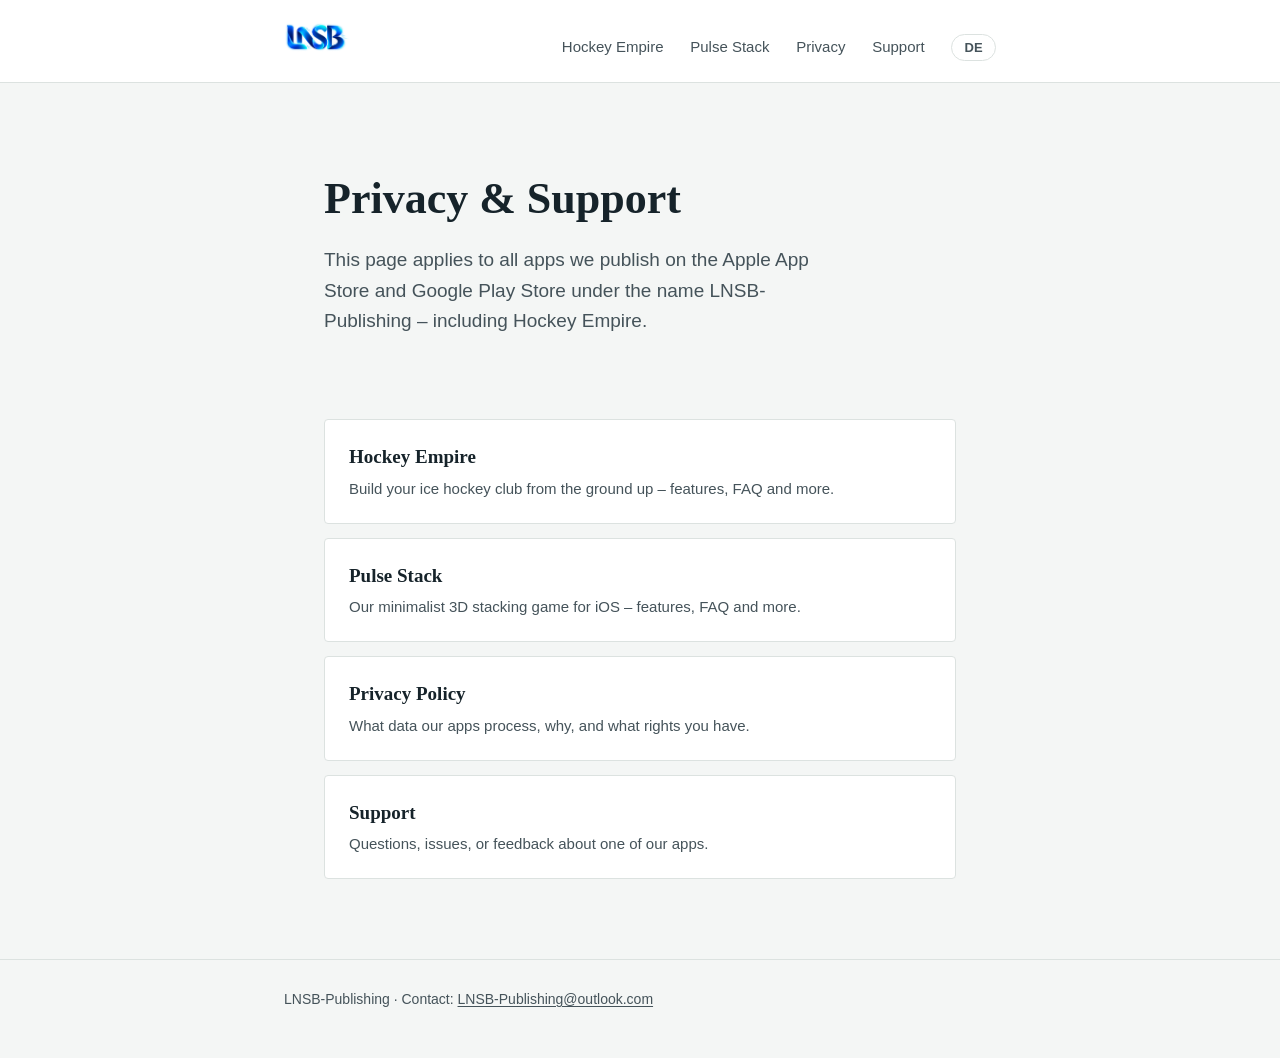
<file: index.html>
<!DOCTYPE html>
<html lang="en">
<head>
<meta charset="UTF-8">
<meta name="viewport" content="width=device-width, initial-scale=1">
<title>LNSB-Publishing – Privacy &amp; Support</title>
<meta name="description" content="Privacy policy and support for all apps by LNSB-Publishing, including Hockey Empire.">
<link rel="icon" type="image/png" href="favicon.png">
<link rel="alternate" hreflang="de" href="de/index.html">
<link rel="stylesheet" href="style.css">
</head>
<body>

<header class="site-header">
  <div class="wrap">
    <a class="wordmark" href="index.html"><img src="logo-lnsb.png" alt="LNSB-Publishing" height="30"></a>
    <nav class="site-nav">
      <a href="hockey-empire.html">Hockey Empire</a>
      <a href="marketing.html">Pulse Stack</a>
      <a href="privacy.html">Privacy</a>
      <a href="support.html">Support</a>
      <a class="lang-switch" href="de/index.html" hreflang="de">DE</a>
    </nav>
  </div>
</header>

<main>
  <div class="hero">
    <h1>Privacy &amp; Support</h1>
    <p>This page applies to all apps we publish on the Apple App Store and Google Play Store under the name LNSB-Publishing – including Hockey Empire.</p>
  </div>

  <div class="links">
    <a class="link-tile" href="hockey-empire.html">
      <div class="title">Hockey Empire</div>
      <div class="desc">Build your ice hockey club from the ground up – features, FAQ and more.</div>
    </a>
    <a class="link-tile" href="marketing.html">
      <div class="title">Pulse Stack</div>
      <div class="desc">Our minimalist 3D stacking game for iOS – features, FAQ and more.</div>
    </a>
    <a class="link-tile" href="privacy.html">
      <div class="title">Privacy Policy</div>
      <div class="desc">What data our apps process, why, and what rights you have.</div>
    </a>
    <a class="link-tile" href="support.html">
      <div class="title">Support</div>
      <div class="desc">Questions, issues, or feedback about one of our apps.</div>
    </a>
  </div>
</main>

<footer class="site-footer">
  <div class="wrap">
    LNSB-Publishing · Contact: <a href="mailto:LNSB-Publishing@outlook.com">LNSB-Publishing@outlook.com</a>
  </div>
</footer>

</body>
</html>
</file>
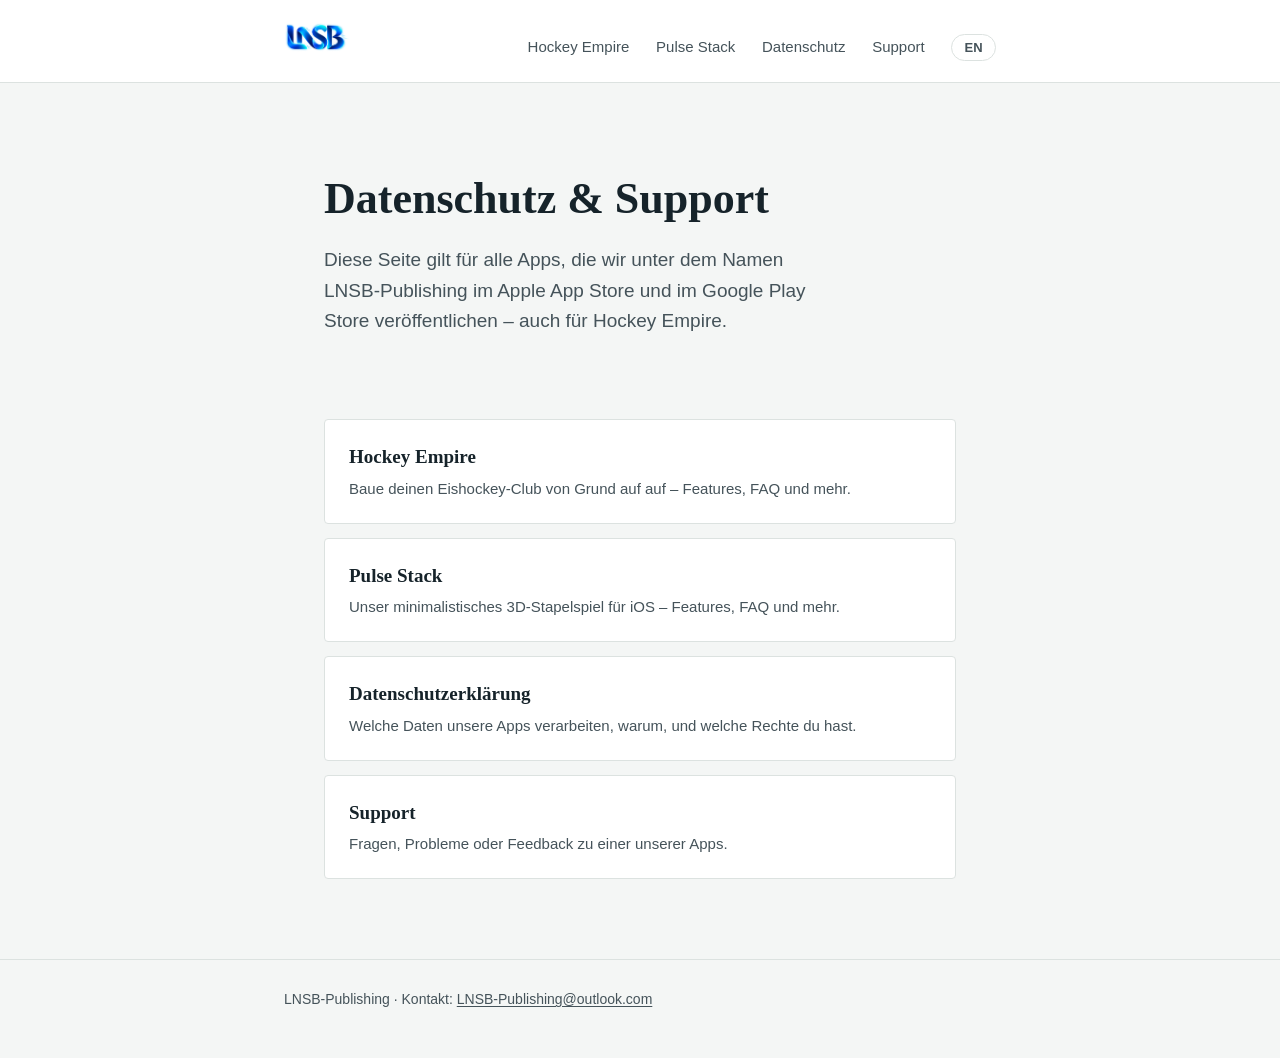
<file: de/index.html>
<!DOCTYPE html>
<html lang="de">
<head>
<meta charset="UTF-8">
<meta name="viewport" content="width=device-width, initial-scale=1">
<title>LNSB-Publishing – Datenschutz &amp; Support</title>
<meta name="description" content="Datenschutzerklärung und Support für alle Apps von LNSB-Publishing, inklusive Hockey Empire.">
<link rel="icon" type="image/png" href="../favicon.png">
<link rel="alternate" hreflang="en" href="../index.html">
<link rel="stylesheet" href="../style.css">
</head>
<body>

<header class="site-header">
  <div class="wrap">
    <a class="wordmark" href="index.html"><img src="../logo-lnsb.png" alt="LNSB-Publishing" height="30"></a>
    <nav class="site-nav">
      <a href="hockey-empire.html">Hockey Empire</a>
      <a href="marketing.html">Pulse Stack</a>
      <a href="privacy.html">Datenschutz</a>
      <a href="support.html">Support</a>
      <a class="lang-switch" href="../index.html" hreflang="en">EN</a>
    </nav>
  </div>
</header>

<main>
  <div class="hero">
    <h1>Datenschutz &amp; Support</h1>
    <p>Diese Seite gilt für alle Apps, die wir unter dem Namen LNSB-Publishing im Apple App Store und im Google Play Store veröffentlichen – auch für Hockey Empire.</p>
  </div>

  <div class="links">
    <a class="link-tile" href="hockey-empire.html">
      <div class="title">Hockey Empire</div>
      <div class="desc">Baue deinen Eishockey-Club von Grund auf auf – Features, FAQ und mehr.</div>
    </a>
    <a class="link-tile" href="marketing.html">
      <div class="title">Pulse Stack</div>
      <div class="desc">Unser minimalistisches 3D-Stapelspiel für iOS – Features, FAQ und mehr.</div>
    </a>
    <a class="link-tile" href="privacy.html">
      <div class="title">Datenschutzerklärung</div>
      <div class="desc">Welche Daten unsere Apps verarbeiten, warum, und welche Rechte du hast.</div>
    </a>
    <a class="link-tile" href="support.html">
      <div class="title">Support</div>
      <div class="desc">Fragen, Probleme oder Feedback zu einer unserer Apps.</div>
    </a>
  </div>
</main>

<footer class="site-footer">
  <div class="wrap">
    LNSB-Publishing · Kontakt: <a href="mailto:LNSB-Publishing@outlook.com">LNSB-Publishing@outlook.com</a>
  </div>
</footer>

</body>
</html>
</file>
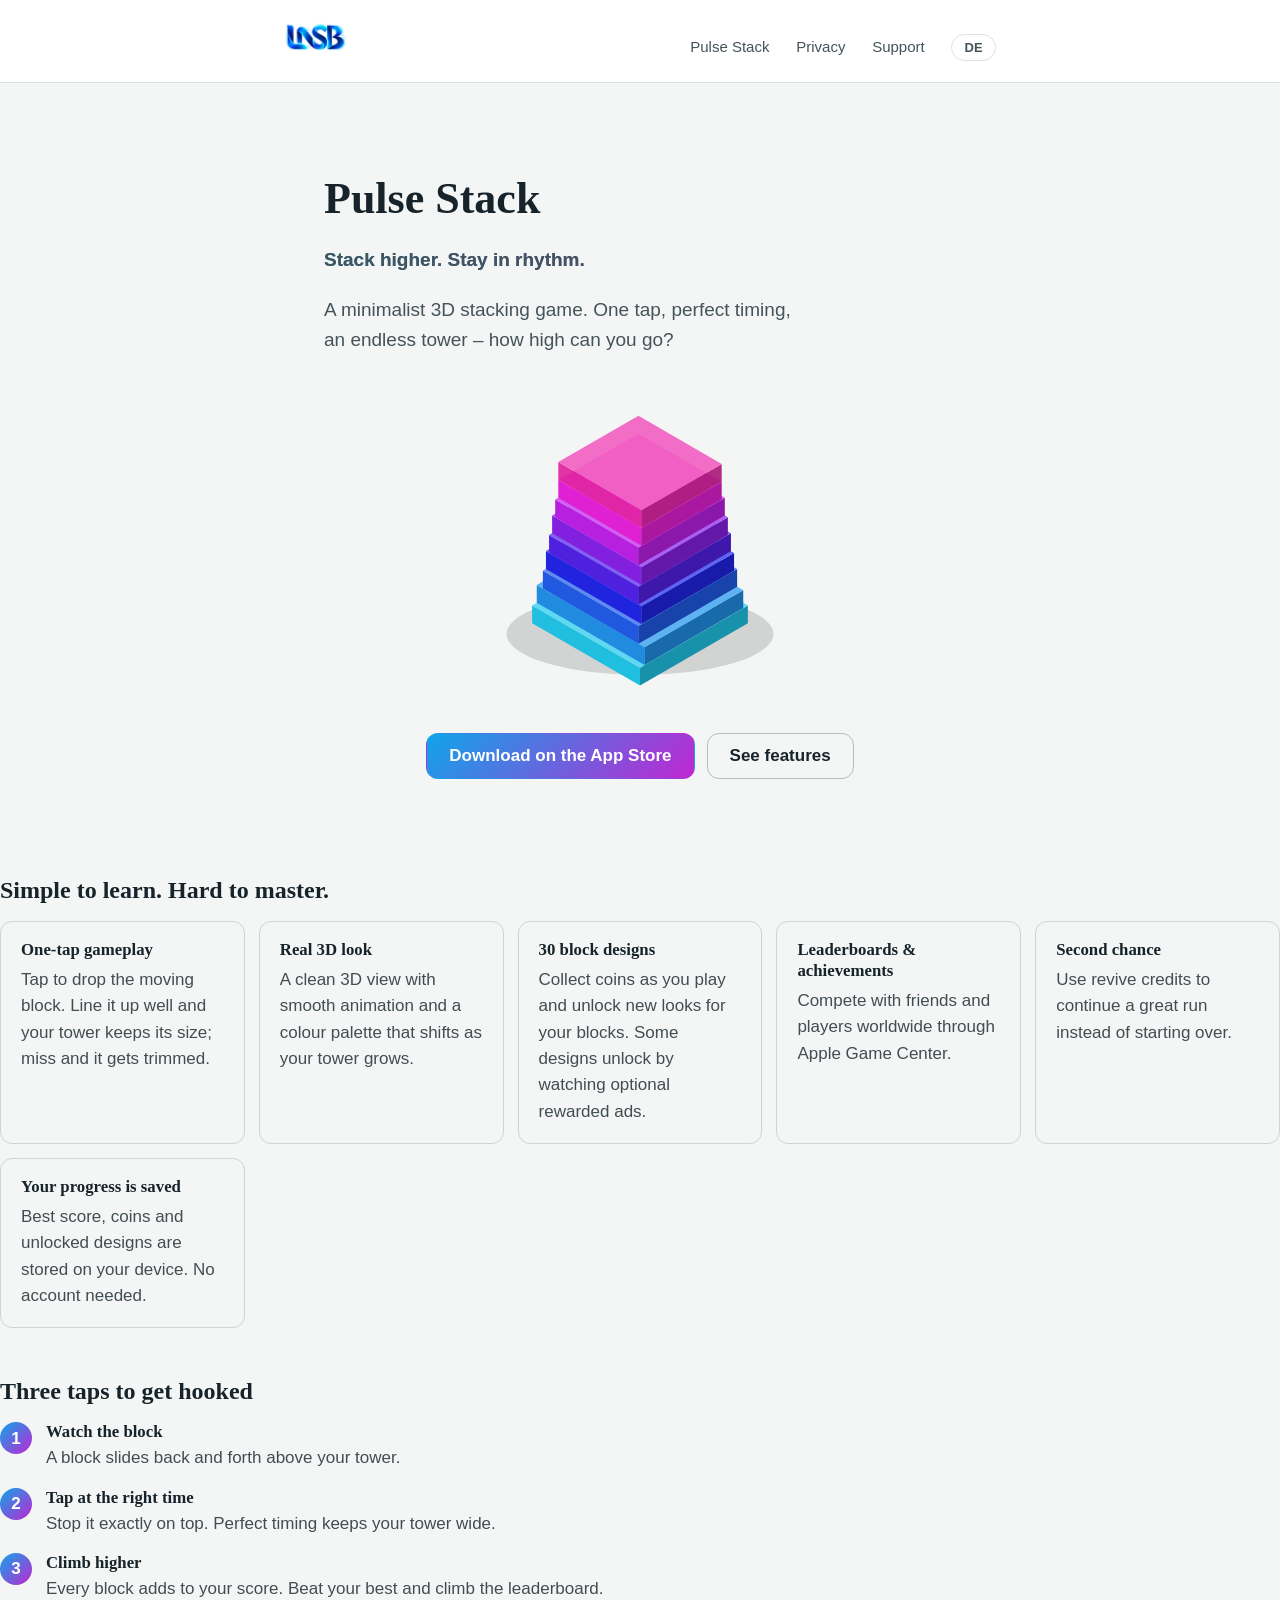
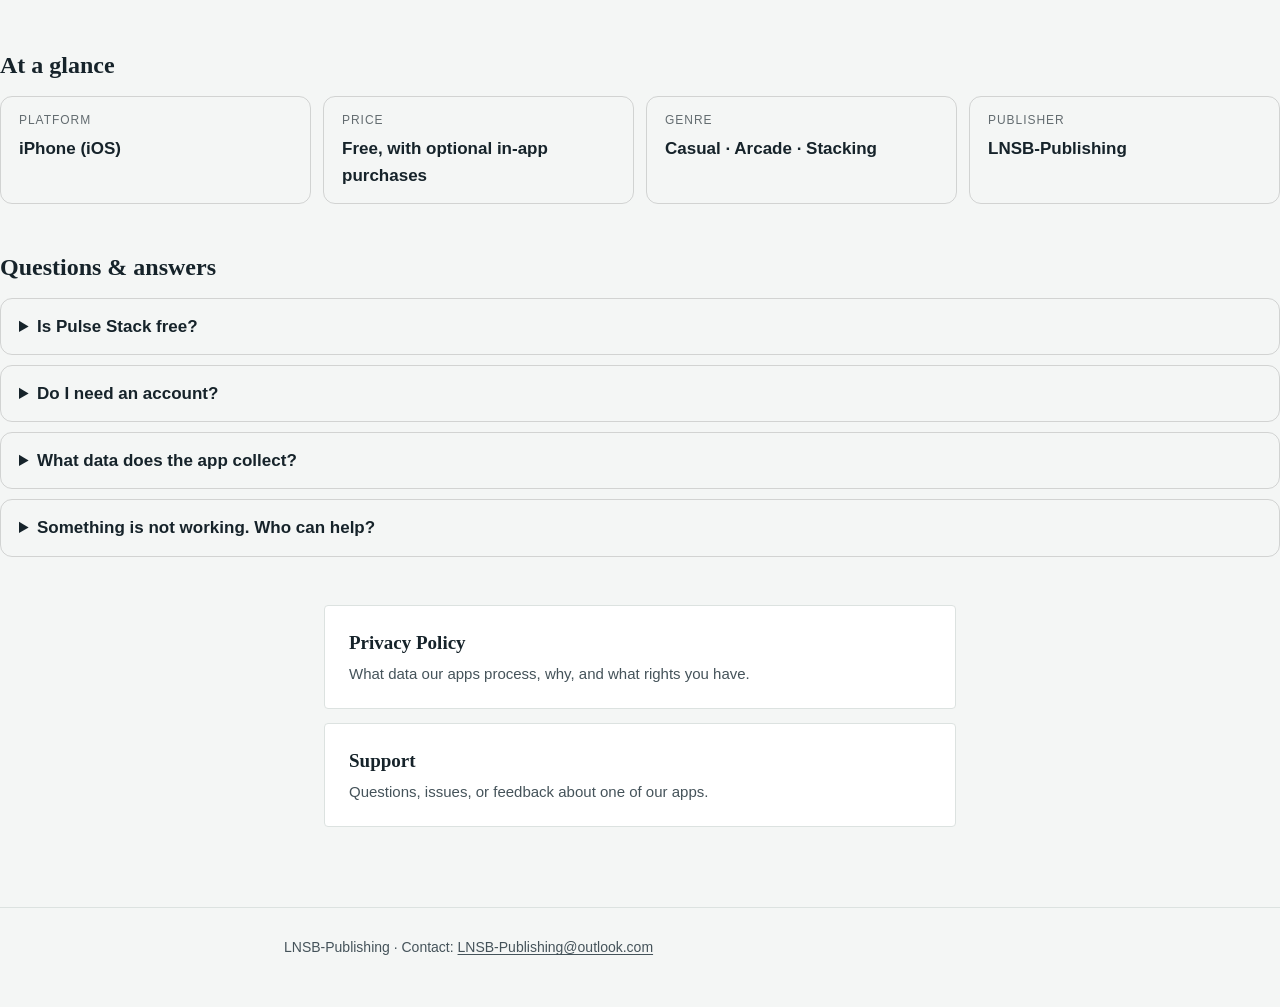
<file: marketing.html>
<!DOCTYPE html>
<html lang="en">
<head>
<meta charset="UTF-8">
<meta name="viewport" content="width=device-width, initial-scale=1">
<title>Pulse Stack – Minimalist 3D stacking game for iOS</title>
<meta name="description" content="Pulse Stack is a minimalist 3D stacking game for iOS. One tap, perfect timing, endless tower – with 30 block designs and Game Center leaderboards.">
<meta property="og:type" content="website">
<meta property="og:title" content="Pulse Stack – Minimalist 3D stacking game for iOS">
<meta property="og:description" content="Pulse Stack is a minimalist 3D stacking game for iOS. One tap, perfect timing, endless tower – with 30 block designs and Game Center leaderboards.">
<link rel="alternate" hreflang="de" href="de/marketing.html">
<link rel="icon" type="image/png" href="favicon.png">
<link rel="stylesheet" href="style.css">
<style>
  /* Pulse Stack page – additions on top of style.css (kept neutral so it follows the site's look) */
  .mk-art{display:flex;justify-content:center;margin:8px 0}
  .mk-stack{width:100%;max-width:340px;height:auto;overflow:visible}
  .mk-slider{animation:mk-slide 2.4s ease-in-out infinite alternate}
  @keyframes mk-slide{from{transform:translate(-32px,-18px)}to{transform:translate(32px,18px)}}
  @media (prefers-reduced-motion:reduce){.mk-slider{animation:none}}
  .mk-tagline{font-weight:700;font-size:1.25rem;background:linear-gradient(90deg,#0ea5e9,#c026d3);-webkit-background-clip:text;background-clip:text;color:transparent}
  .mk-actions{display:flex;flex-wrap:wrap;gap:12px;justify-content:center;margin:20px 0 8px}
  .mk-btn{display:inline-block;padding:12px 22px;border-radius:12px;font-weight:600;line-height:1.2;text-decoration:none;border:1px solid transparent}
  .mk-btn-primary{background:linear-gradient(135deg,#0ea5e9,#c026d3);color:#fff}
  .mk-btn-soon{border-color:rgba(128,128,128,.5);opacity:.85;cursor:default}
  .mk-btn-ghost{border-color:rgba(128,128,128,.5);color:inherit}
  .mk-section{margin-top:48px}
  .mk-section h2{margin:0 0 16px;font-size:1.5rem}
  .mk-grid{display:grid;grid-template-columns:repeat(auto-fit,minmax(220px,1fr));gap:14px}
  .mk-card,.mk-facts div,.mk-faq details{border:1px solid rgba(128,128,128,.3);border-radius:12px}
  .mk-card{padding:18px 20px}
  .mk-card h3{margin:0 0 6px;font-size:1.05rem}
  .mk-card p,.mk-steps p{margin:0;line-height:1.55;opacity:.8}
  .mk-steps{list-style:none;margin:0;padding:0;display:grid;gap:16px}
  .mk-steps li{display:flex;gap:14px;align-items:flex-start}
  .mk-steps h3{margin:0 0 2px;font-size:1.05rem}
  .mk-num{flex:none;width:32px;height:32px;border-radius:50%;display:inline-flex;align-items:center;justify-content:center;font-weight:700;color:#fff;background:linear-gradient(135deg,#0ea5e9,#c026d3)}
  .mk-facts{display:grid;grid-template-columns:repeat(auto-fit,minmax(200px,1fr));gap:12px;margin:0}
  .mk-facts div{padding:14px 18px}
  .mk-facts dt{font-size:.75rem;letter-spacing:.08em;text-transform:uppercase;opacity:.65;margin-bottom:4px}
  .mk-facts dd{margin:0;font-weight:600}
  .mk-faq details{margin-bottom:10px}
  .mk-faq summary{cursor:pointer;padding:14px 18px;font-weight:600}
  .mk-faq details p{margin:0;padding:0 18px 16px;line-height:1.55;opacity:.85}
</style>
</head>
<body>

<header class="site-header">
  <div class="wrap">
    <a class="wordmark" href="index.html"><img src="logo-lnsb.png" alt="LNSB-Publishing" height="30"></a>
    <nav class="site-nav">
      <a href="marketing.html">Pulse Stack</a>
      <a href="privacy.html">Privacy</a>
      <a href="support.html">Support</a>
      <a class="lang-switch" href="de/marketing.html" hreflang="de">DE</a>
    </nav>
  </div>
</header>

<main>
  <div class="hero">
    <h1>Pulse Stack</h1>
    <p class="mk-tagline">Stack higher. Stay in rhythm.</p>
    <p>A minimalist 3D stacking game. One tap, perfect timing, an endless tower – how high can you go?</p>
    <div class="mk-art"><svg class="mk-stack" viewBox="-191 -210 382 380" role="img" aria-label="Illustration of a colourful tower of stacked 3D blocks" xmlns="http://www.w3.org/2000/svg"><ellipse cx="0" cy="82" rx="150" ry="46" fill="#000" opacity=".14"/><g opacity="1.0" ><polygon points="-121.2,70.0 0.0,140.0 0.0,120.0 -121.2,50.0" fill="#20bfdf"/><polygon points="121.2,70.0 0.0,140.0 0.0,120.0 121.2,50.0" fill="#1891aa"/><polygon points="0.0,-20.0 121.2,50.0 0.0,120.0 -121.2,50.0" fill="#5fd9f2"/></g><g opacity="1.0" ><polygon points="-116.0,47.0 5.2,117.0 5.2,97.0 -116.0,27.0" fill="#208bdf"/><polygon points="116.0,53.0 5.2,117.0 5.2,97.0 116.0,33.0" fill="#186aaa"/><polygon points="-5.2,-37.0 116.0,33.0 5.2,97.0 -116.0,27.0" fill="#5fb2f2"/></g><g opacity="1.0" ><polygon points="-109.1,31.0 -1.7,93.0 -1.7,73.0 -109.1,11.0" fill="#2058df"/><polygon points="109.1,29.0 -1.7,93.0 -1.7,73.0 109.1,9.0" fill="#1843aa"/><polygon points="1.7,-53.0 109.1,9.0 -1.7,73.0 -109.1,11.0" fill="#5f8af2"/></g><g opacity="1.0" ><polygon points="-105.7,9.0 1.7,71.0 1.7,51.0 -105.7,-11.0" fill="#2024df"/><polygon points="105.7,11.0 1.7,71.0 1.7,51.0 105.7,-9.0" fill="#181baa"/><polygon points="-1.7,-71.0 105.7,-9.0 1.7,51.0 -105.7,-11.0" fill="#5f62f2"/></g><g opacity="1.0" ><polygon points="-102.2,-9.0 -1.7,49.0 -1.7,29.0 -102.2,-29.0" fill="#5020df"/><polygon points="102.2,-11.0 -1.7,49.0 -1.7,29.0 102.2,-31.0" fill="#3d18aa"/><polygon points="1.7,-89.0 102.2,-31.0 -1.7,29.0 -102.2,-29.0" fill="#835ff2"/></g><g opacity="1.0" ><polygon points="-98.7,-31.0 1.7,27.0 1.7,7.0 -98.7,-51.0" fill="#8320df"/><polygon points="98.7,-29.0 1.7,27.0 1.7,7.0 98.7,-49.0" fill="#6418aa"/><polygon points="-1.7,-107.0 98.7,-49.0 1.7,7.0 -98.7,-51.0" fill="#ab5ff2"/></g><g opacity="1.0" ><polygon points="-95.3,-49.0 -1.7,5.0 -1.7,-15.0 -95.3,-69.0" fill="#b720df"/><polygon points="95.3,-51.0 -1.7,5.0 -1.7,-15.0 95.3,-71.0" fill="#8b18aa"/><polygon points="1.7,-125.0 95.3,-71.0 -1.7,-15.0 -95.3,-69.0" fill="#d35ff2"/></g><g opacity="1.0" ><polygon points="-91.8,-71.0 1.7,-17.0 1.7,-37.0 -91.8,-91.0" fill="#df20d3"/><polygon points="91.8,-69.0 1.7,-17.0 1.7,-37.0 91.8,-89.0" fill="#aa18a0"/><polygon points="-1.7,-143.0 91.8,-89.0 1.7,-37.0 -91.8,-91.0" fill="#f25fe9"/></g><g class="mk-slider-wrap"><g opacity="0.9" class="mk-slider"><polygon points="-91.8,-91.0 1.7,-37.0 1.7,-57.0 -91.8,-111.0" fill="#df209f"/><polygon points="91.8,-89.0 1.7,-37.0 1.7,-57.0 91.8,-109.0" fill="#aa1879"/><polygon points="-1.7,-163.0 91.8,-109.0 1.7,-57.0 -91.8,-111.0" fill="#f25fc1"/></g></g></svg></div>
    <div class="mk-actions">
      <a class="mk-btn mk-btn-primary" href="https://apps.apple.com/ch/app/pulsestackgame/id6810396804" rel="noopener">Download on the App Store</a>
      <!-- WHEN THE APP IS LIVE: replace the line above with
      <a class="mk-btn mk-btn-primary" href="https://apps.apple.com/app/idYOUR_APP_ID" rel="noopener">Download on the App Store</a> -->
      <a class="mk-btn mk-btn-ghost" href="#features">See features</a>
    </div>
  </div>

  <section class="mk-section" id="features">
    <h2>Simple to learn. Hard to master.</h2>
    <div class="mk-grid">
      <div class="mk-card"><h3>One-tap gameplay</h3><p>Tap to drop the moving block. Line it up well and your tower keeps its size; miss and it gets trimmed.</p></div>
      <div class="mk-card"><h3>Real 3D look</h3><p>A clean 3D view with smooth animation and a colour palette that shifts as your tower grows.</p></div>
      <div class="mk-card"><h3>30 block designs</h3><p>Collect coins as you play and unlock new looks for your blocks. Some designs unlock by watching optional rewarded ads.</p></div>
      <div class="mk-card"><h3>Leaderboards &amp; achievements</h3><p>Compete with friends and players worldwide through Apple Game Center.</p></div>
      <div class="mk-card"><h3>Second chance</h3><p>Use revive credits to continue a great run instead of starting over.</p></div>
      <div class="mk-card"><h3>Your progress is saved</h3><p>Best score, coins and unlocked designs are stored on your device. No account needed.</p></div>
      </div>
  </section>

  <section class="mk-section">
    <h2>Three taps to get hooked</h2>
    <ol class="mk-steps">
      <li><span class="mk-num">1</span><div><h3>Watch the block</h3><p>A block slides back and forth above your tower.</p></div></li>
      <li><span class="mk-num">2</span><div><h3>Tap at the right time</h3><p>Stop it exactly on top. Perfect timing keeps your tower wide.</p></div></li>
      <li><span class="mk-num">3</span><div><h3>Climb higher</h3><p>Every block adds to your score. Beat your best and climb the leaderboard.</p></div></li>
      </ol>
  </section>

  <section class="mk-section">
    <h2>At a glance</h2>
    <dl class="mk-facts">
      <div><dt>Platform</dt><dd>iPhone (iOS)</dd></div>
      <div><dt>Price</dt><dd>Free, with optional in-app purchases</dd></div>
      <div><dt>Genre</dt><dd>Casual &middot; Arcade &middot; Stacking</dd></div>
      <div><dt>Publisher</dt><dd>LNSB-Publishing</dd></div>
      </dl>
  </section>

  <section class="mk-section">
    <h2>Questions &amp; answers</h2>
    <div class="mk-faq">
      <details><summary>Is Pulse Stack free?</summary><p>Yes. You can download and play for free. Optional in-app purchases let you remove ads or buy revive credits.</p></details>
      <details><summary>Do I need an account?</summary><p>No. Pulse Stack does not ask you to create an account. Apple Game Center is used for leaderboards and achievements.</p></details>
      <details><summary>What data does the app collect?</summary><p>Please read our <a href="privacy.html">privacy policy</a> for the full details.</p></details>
      <details><summary>Something is not working. Who can help?</summary><p>Visit our <a href="support.html">support page</a> or write to <a href="mailto:LNSB-Publishing@outlook.com">LNSB-Publishing@outlook.com</a>.</p></details>
      </div>
  </section>

  <section class="mk-section">
    <div class="links">
      <a class="link-tile" href="privacy.html">
        <div class="title">Privacy Policy</div>
        <div class="desc">What data our apps process, why, and what rights you have.</div>
      </a>
      <a class="link-tile" href="support.html">
        <div class="title">Support</div>
        <div class="desc">Questions, issues, or feedback about one of our apps.</div>
      </a>
    </div>
  </section>
</main>

<footer class="site-footer">
  <div class="wrap">
    LNSB-Publishing · Contact: <a href="mailto:LNSB-Publishing@outlook.com">LNSB-Publishing@outlook.com</a>
  </div>
</footer>

</body>
</html>
</file>
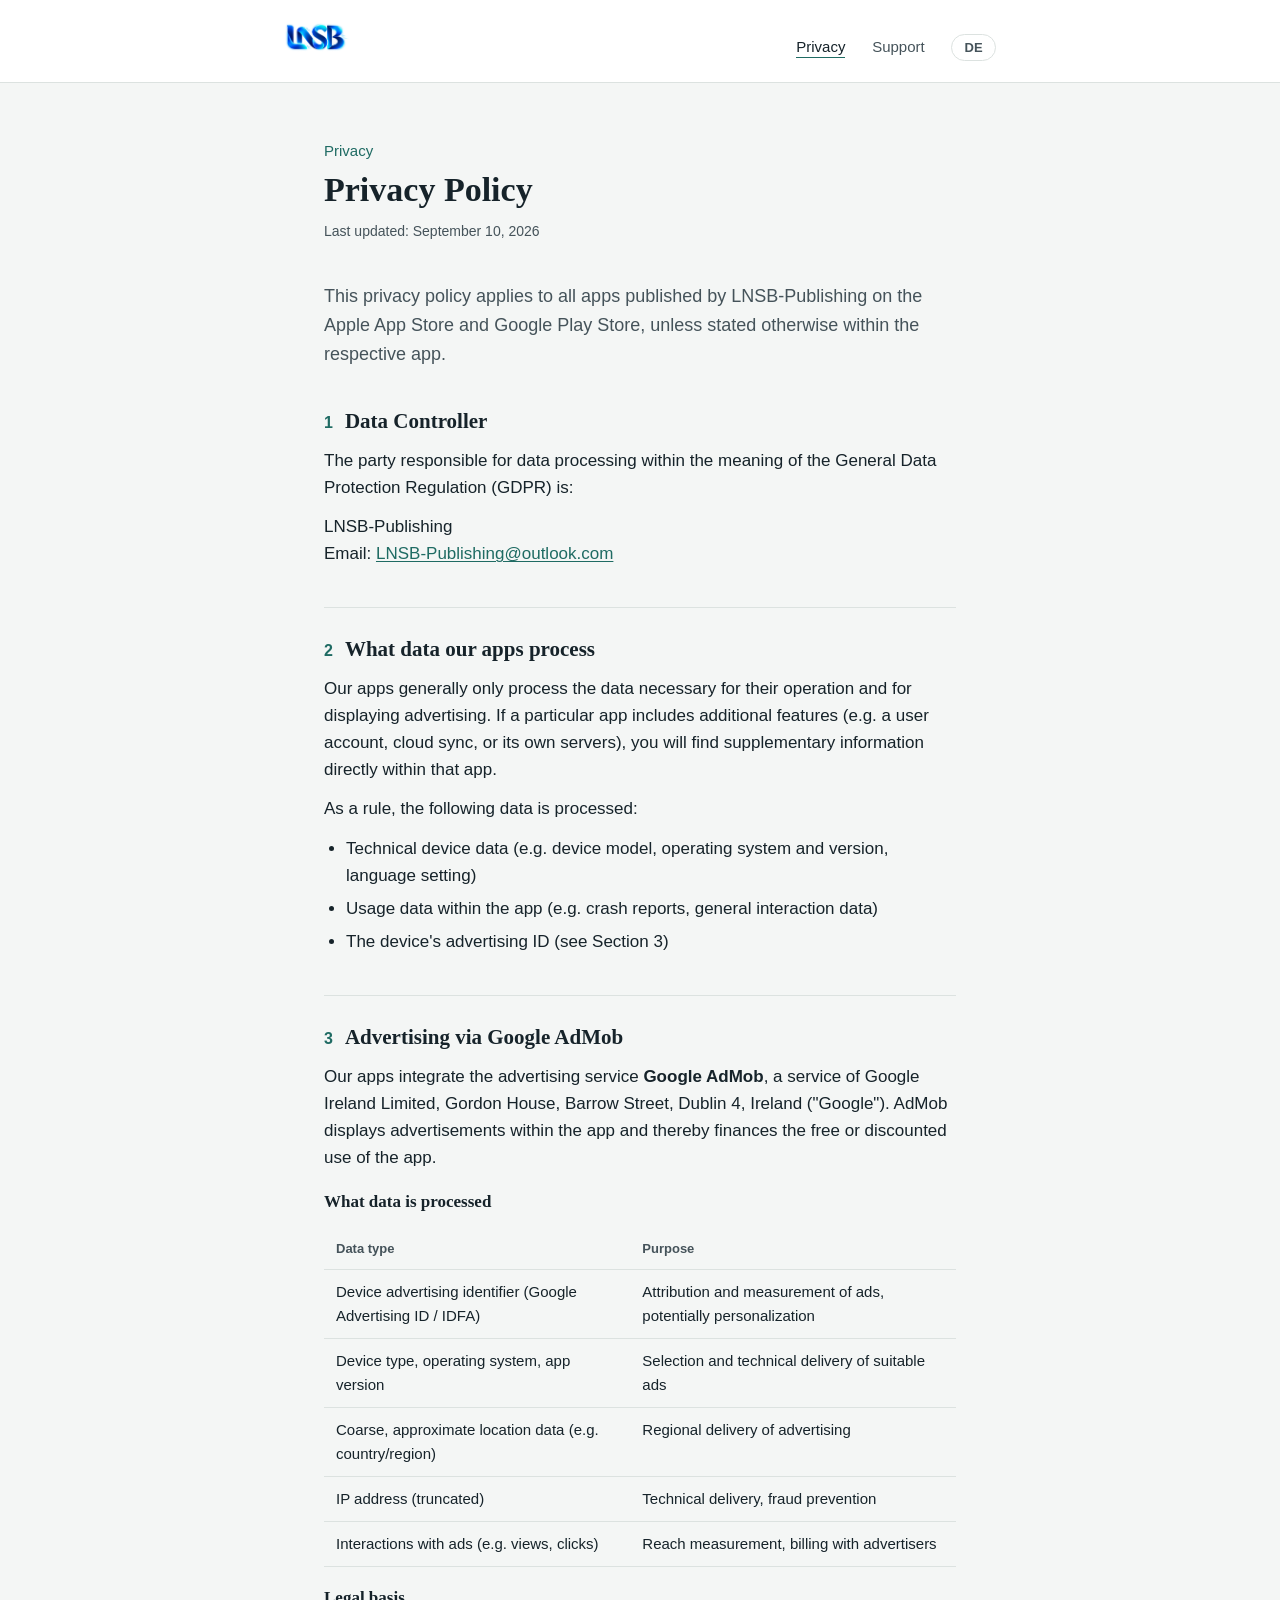
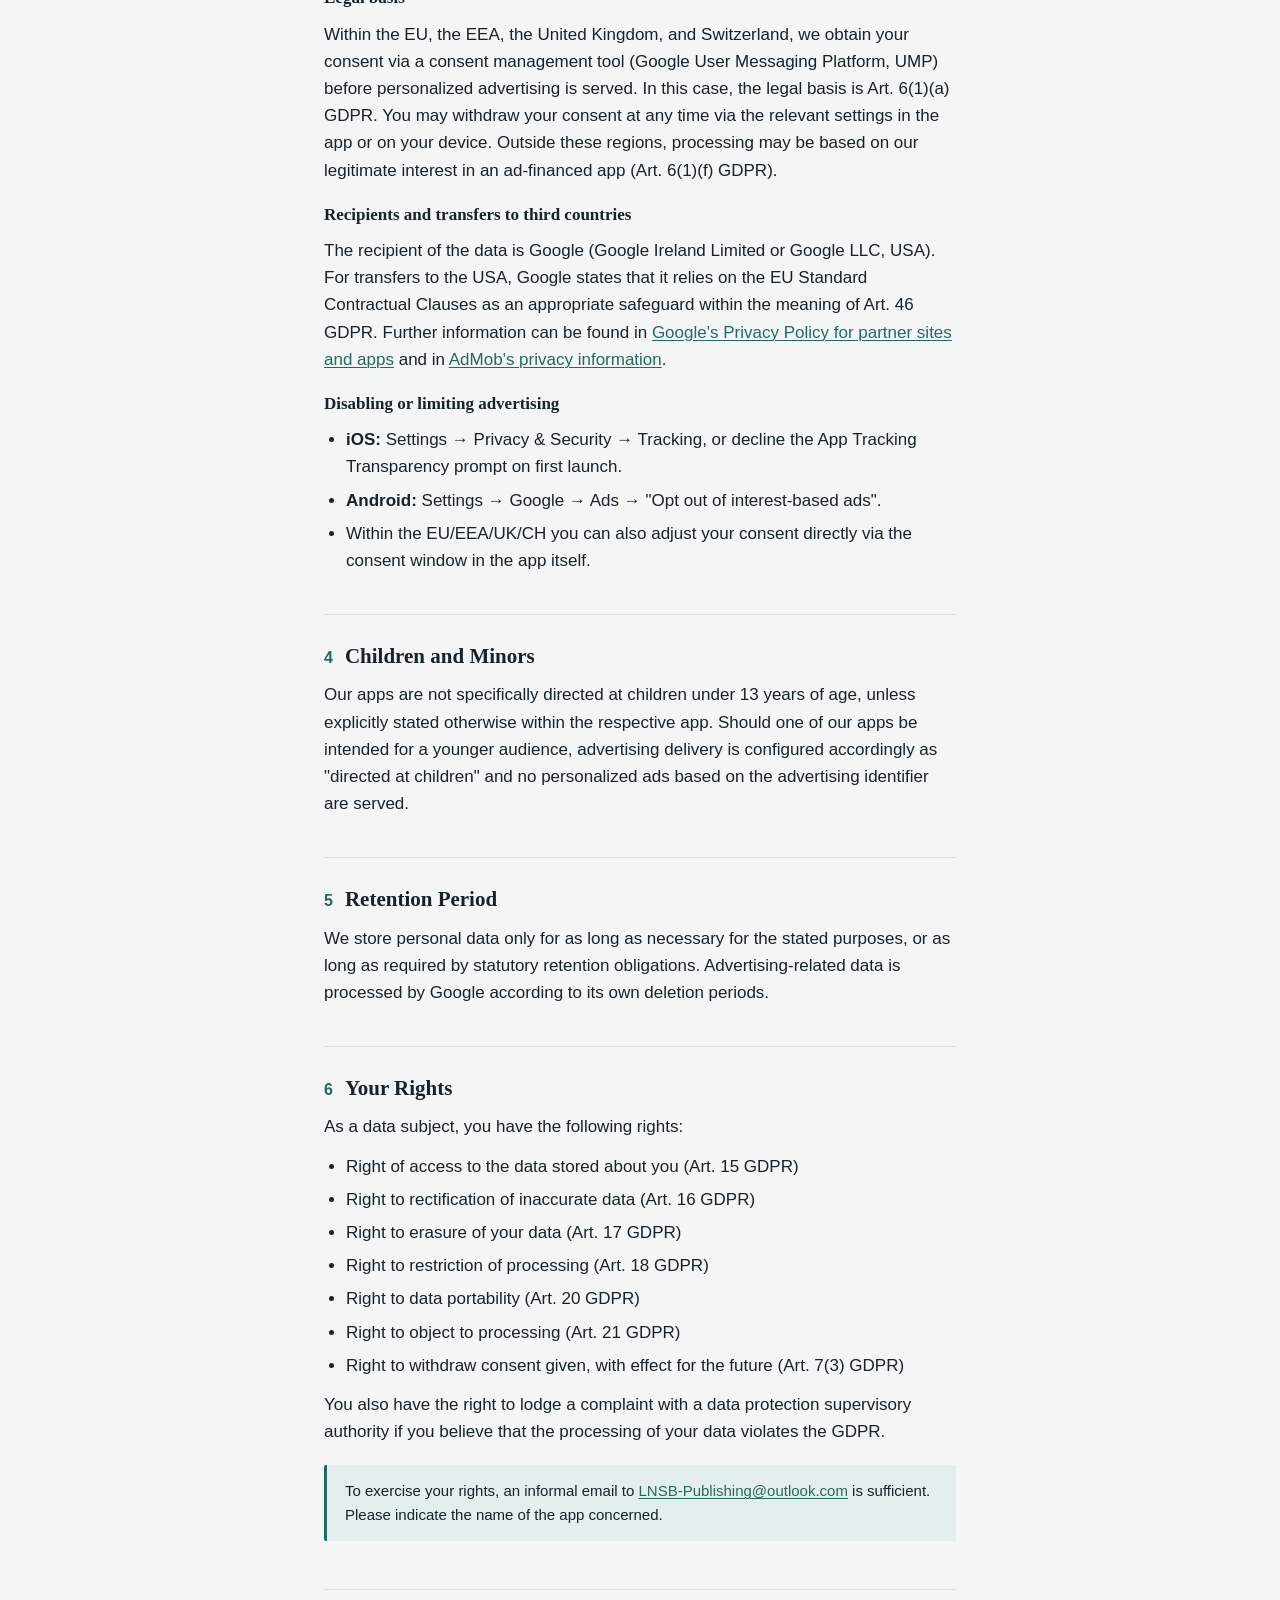
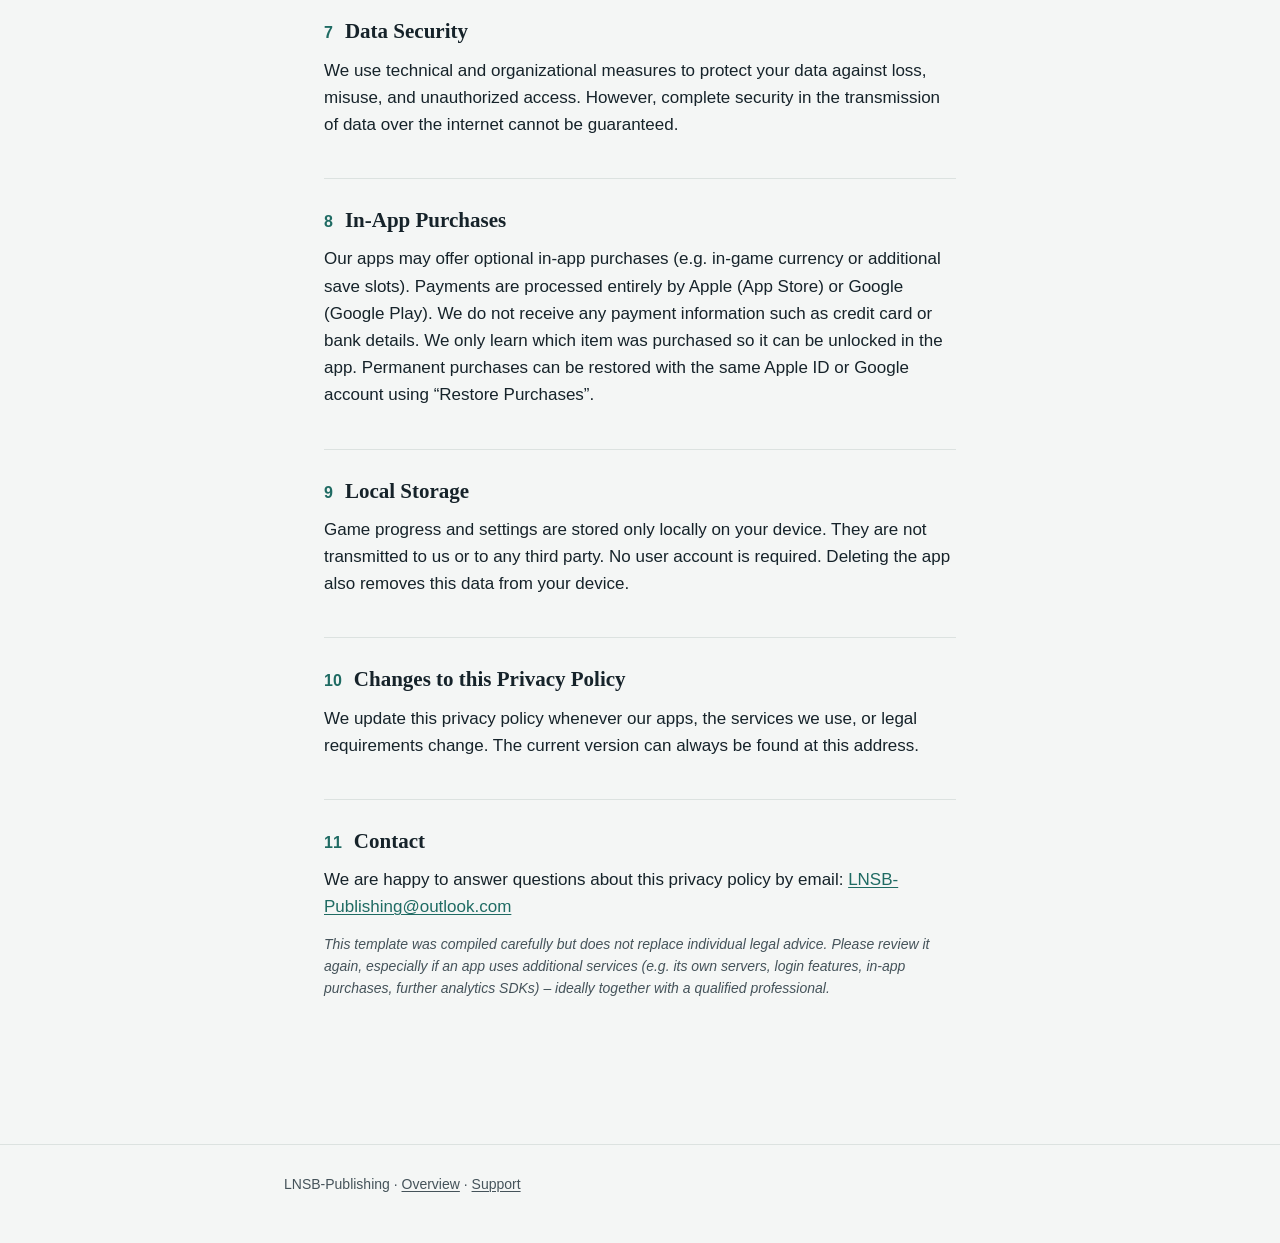
<file: privacy.html>
<!DOCTYPE html>
<html lang="en">
<head>
<meta charset="UTF-8">
<meta name="viewport" content="width=device-width, initial-scale=1">
<title>Privacy Policy – LNSB-Publishing</title>
<meta name="description" content="Privacy policy for the apps by LNSB-Publishing on the Apple App Store and Google Play Store.">
<link rel="icon" type="image/png" href="favicon.png">
<link rel="stylesheet" href="style.css">
</head>
<body>

<header class="site-header">
  <div class="wrap">
    <a class="wordmark" href="index.html"><img src="logo-lnsb.png" alt="LNSB-Publishing" height="30"></a>
    <nav class="site-nav">
      <a href="privacy.html" aria-current="page">Privacy</a>
      <a href="support.html">Support</a>
      <a class="lang-switch" href="de/privacy.html" hreflang="de">DE</a>
    </nav>
  </div>
</header>

<main class="doc">
  <p class="eyebrow">Privacy</p>
  <h1>Privacy Policy</h1>
  <p class="updated">Last updated: September 10, 2026</p>

  <p class="lede">This privacy policy applies to all apps published by LNSB-Publishing on the Apple App Store and Google Play Store, unless stated otherwise within the respective app.</p>

  <section>
    <h2><span class="num">1</span> Data Controller</h2>
    <p>The party responsible for data processing within the meaning of the General Data Protection Regulation (GDPR) is:</p>
    <p>
      LNSB-Publishing<br>
      Email: <a href="mailto:LNSB-Publishing@outlook.com">LNSB-Publishing@outlook.com</a>
    </p>
  </section>

  <section>
    <h2><span class="num">2</span> What data our apps process</h2>
    <p>Our apps generally only process the data necessary for their operation and for displaying advertising. If a particular app includes additional features (e.g. a user account, cloud sync, or its own servers), you will find supplementary information directly within that app.</p>
    <p>As a rule, the following data is processed:</p>
    <ul>
      <li>Technical device data (e.g. device model, operating system and version, language setting)</li>
      <li>Usage data within the app (e.g. crash reports, general interaction data)</li>
      <li>The device's advertising ID (see Section 3)</li>
    </ul>
  </section>

  <section>
    <h2><span class="num">3</span> Advertising via Google AdMob</h2>
    <p>Our apps integrate the advertising service <strong>Google AdMob</strong>, a service of Google Ireland Limited, Gordon House, Barrow Street, Dublin 4, Ireland ("Google"). AdMob displays advertisements within the app and thereby finances the free or discounted use of the app.</p>

    <h3>What data is processed</h3>
    <table class="data-table">
      <tr><th>Data type</th><th>Purpose</th></tr>
      <tr><td>Device advertising identifier (Google Advertising ID / IDFA)</td><td>Attribution and measurement of ads, potentially personalization</td></tr>
      <tr><td>Device type, operating system, app version</td><td>Selection and technical delivery of suitable ads</td></tr>
      <tr><td>Coarse, approximate location data (e.g. country/region)</td><td>Regional delivery of advertising</td></tr>
      <tr><td>IP address (truncated)</td><td>Technical delivery, fraud prevention</td></tr>
      <tr><td>Interactions with ads (e.g. views, clicks)</td><td>Reach measurement, billing with advertisers</td></tr>
    </table>

    <h3>Legal basis</h3>
    <p>Within the EU, the EEA, the United Kingdom, and Switzerland, we obtain your consent via a consent management tool (Google User Messaging Platform, UMP) before personalized advertising is served. In this case, the legal basis is Art. 6(1)(a) GDPR. You may withdraw your consent at any time via the relevant settings in the app or on your device. Outside these regions, processing may be based on our legitimate interest in an ad-financed app (Art. 6(1)(f) GDPR).</p>

    <h3>Recipients and transfers to third countries</h3>
    <p>The recipient of the data is Google (Google Ireland Limited or Google LLC, USA). For transfers to the USA, Google states that it relies on the EU Standard Contractual Clauses as an appropriate safeguard within the meaning of Art. 46 GDPR. Further information can be found in <a href="https://policies.google.com/technologies/partner-sites" target="_blank" rel="noopener">Google's Privacy Policy for partner sites and apps</a> and in <a href="https://support.google.com/admob/answer/6128543" target="_blank" rel="noopener">AdMob's privacy information</a>.</p>

    <h3>Disabling or limiting advertising</h3>
    <ul>
      <li><strong>iOS:</strong> Settings → Privacy &amp; Security → Tracking, or decline the App Tracking Transparency prompt on first launch.</li>
      <li><strong>Android:</strong> Settings → Google → Ads → "Opt out of interest-based ads".</li>
      <li>Within the EU/EEA/UK/CH you can also adjust your consent directly via the consent window in the app itself.</li>
    </ul>
  </section>

  <section>
    <h2><span class="num">4</span> Children and Minors</h2>
    <p>Our apps are not specifically directed at children under 13 years of age, unless explicitly stated otherwise within the respective app. Should one of our apps be intended for a younger audience, advertising delivery is configured accordingly as "directed at children" and no personalized ads based on the advertising identifier are served.</p>
  </section>

  <section>
    <h2><span class="num">5</span> Retention Period</h2>
    <p>We store personal data only for as long as necessary for the stated purposes, or as long as required by statutory retention obligations. Advertising-related data is processed by Google according to its own deletion periods.</p>
  </section>

  <section>
    <h2><span class="num">6</span> Your Rights</h2>
    <p>As a data subject, you have the following rights:</p>
    <ul>
      <li>Right of access to the data stored about you (Art. 15 GDPR)</li>
      <li>Right to rectification of inaccurate data (Art. 16 GDPR)</li>
      <li>Right to erasure of your data (Art. 17 GDPR)</li>
      <li>Right to restriction of processing (Art. 18 GDPR)</li>
      <li>Right to data portability (Art. 20 GDPR)</li>
      <li>Right to object to processing (Art. 21 GDPR)</li>
      <li>Right to withdraw consent given, with effect for the future (Art. 7(3) GDPR)</li>
    </ul>
    <p>You also have the right to lodge a complaint with a data protection supervisory authority if you believe that the processing of your data violates the GDPR.</p>
    <div class="callout">To exercise your rights, an informal email to <a href="mailto:LNSB-Publishing@outlook.com">LNSB-Publishing@outlook.com</a> is sufficient. Please indicate the name of the app concerned.</div>
  </section>

  <section>
    <h2><span class="num">7</span> Data Security</h2>
    <p>We use technical and organizational measures to protect your data against loss, misuse, and unauthorized access. However, complete security in the transmission of data over the internet cannot be guaranteed.</p>
  </section>
   <section>
    <h2><span class="num">8</span>In-App Purchases</h2>
    <p>Our apps may offer optional in-app purchases (e.g. in-game currency or additional save slots). Payments are processed entirely by Apple (App Store) or Google (Google Play). We do not receive any payment information such as credit card or bank details. We only learn which item was purchased so it can be unlocked in the app. Permanent purchases can be restored with the same Apple ID or Google account using “Restore Purchases”.</p>
  </section>

     <section>
    <h2><span class="num">9</span>Local Storage</h2>
    <p>Game progress and settings are stored only locally on your device. They are not transmitted to us or to any third party. No user account is required. Deleting the app also removes this data from your device.</p>
  </section>

  <section>
    <h2><span class="num">10</span> Changes to this Privacy Policy</h2>
    <p>We update this privacy policy whenever our apps, the services we use, or legal requirements change. The current version can always be found at this address.</p>
  </section>

  <section>
    <h2><span class="num">11</span> Contact</h2>
    <p>We are happy to answer questions about this privacy policy by email: <a href="mailto:LNSB-Publishing@outlook.com">LNSB-Publishing@outlook.com</a></p>
    <p class="note">This template was compiled carefully but does not replace individual legal advice. Please review it again, especially if an app uses additional services (e.g. its own servers, login features, in-app purchases, further analytics SDKs) – ideally together with a qualified professional.</p>
  </section>
</main>

<footer class="site-footer">
  <div class="wrap">
    LNSB-Publishing · <a href="index.html">Overview</a> · <a href="support.html">Support</a>
  </div>
</footer>

</body>
</html>
</file>
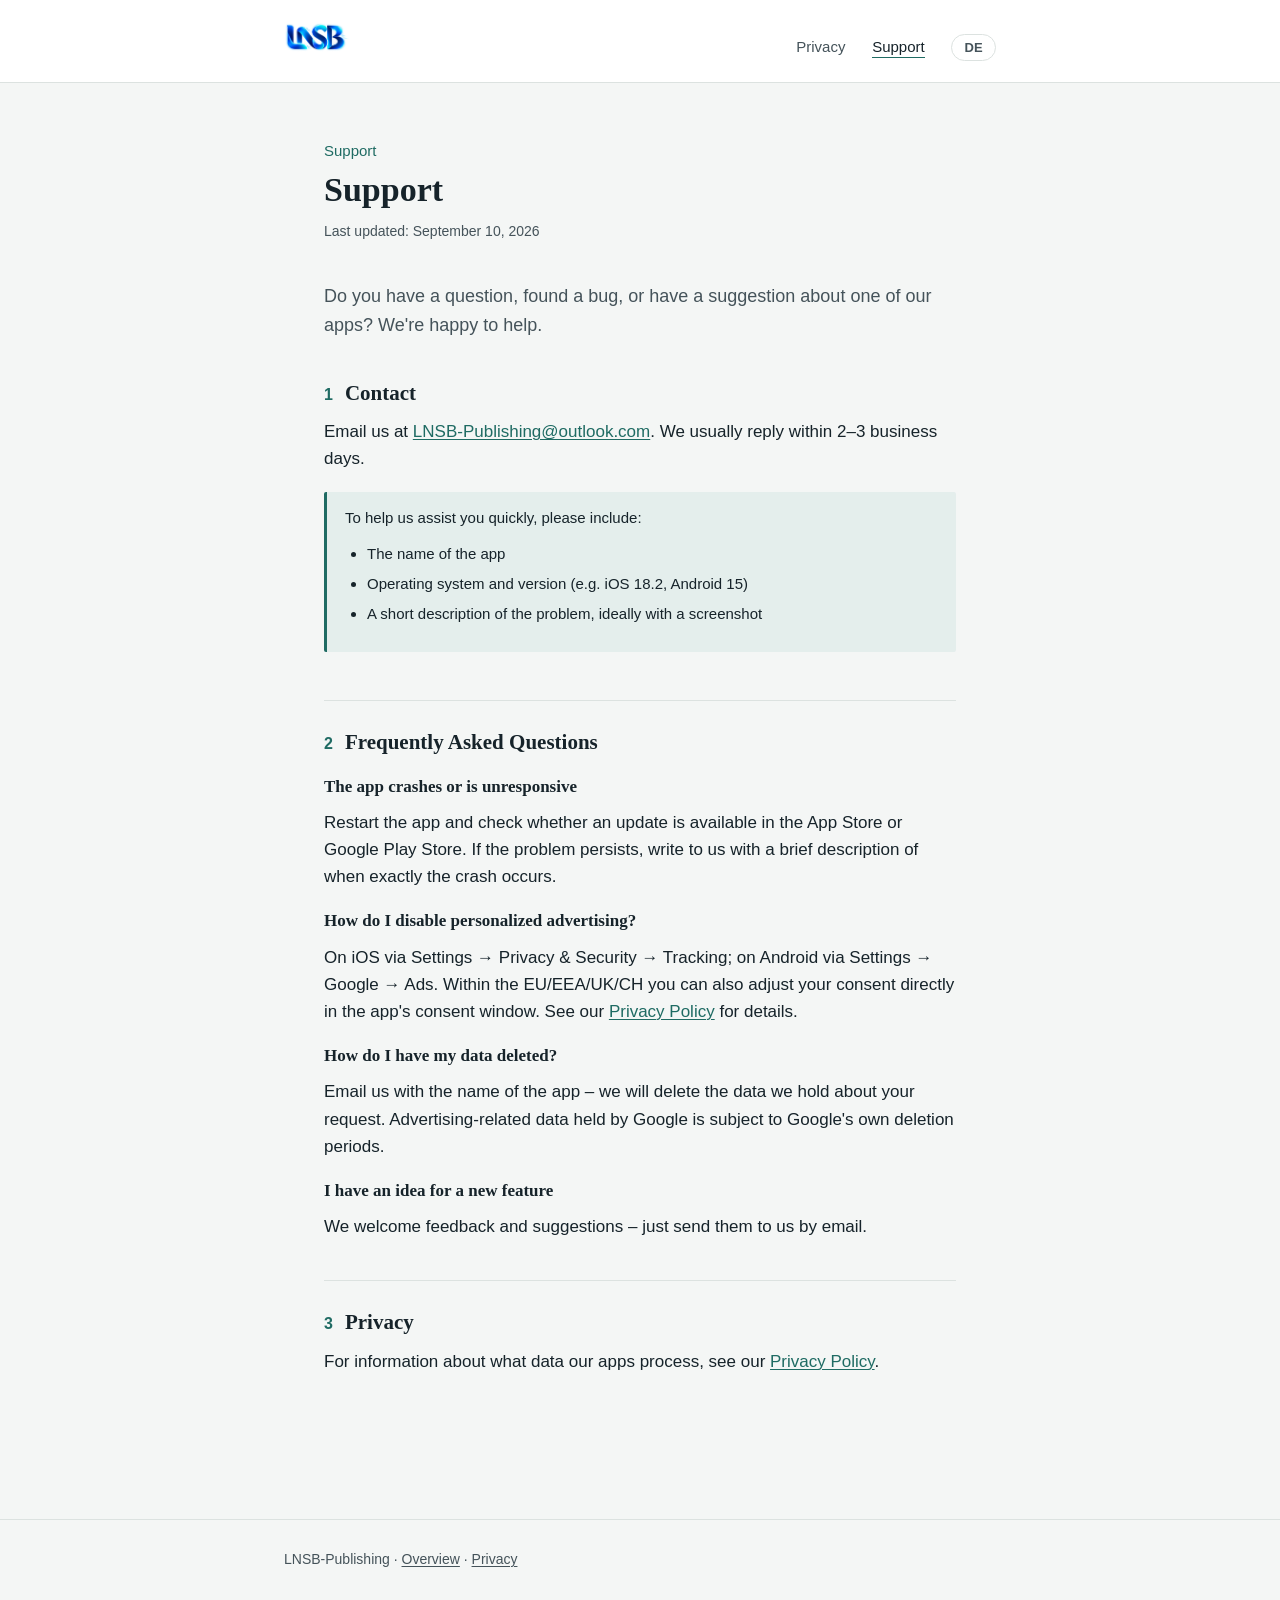
<file: support.html>
<!DOCTYPE html>
<html lang="en">
<head>
<meta charset="UTF-8">
<meta name="viewport" content="width=device-width, initial-scale=1">
<title>Support – LNSB-Publishing</title>
<meta name="description" content="Support for all apps by LNSB-Publishing on the Apple App Store and Google Play Store.">
<link rel="icon" type="image/png" href="favicon.png">
<link rel="stylesheet" href="style.css">
</head>
<body>

<header class="site-header">
  <div class="wrap">
    <a class="wordmark" href="index.html"><img src="logo-lnsb.png" alt="LNSB-Publishing" height="30"></a>
    <nav class="site-nav">
      <a href="privacy.html">Privacy</a>
      <a href="support.html" aria-current="page">Support</a>
      <a class="lang-switch" href="de/support.html" hreflang="de">DE</a>
    </nav>
  </div>
</header>

<main class="doc">
  <p class="eyebrow">Support</p>
  <h1>Support</h1>
  <p class="updated">Last updated: September 10, 2026</p>

  <p class="lede">Do you have a question, found a bug, or have a suggestion about one of our apps? We're happy to help.</p>

  <section>
    <h2><span class="num">1</span> Contact</h2>
    <p>Email us at <a href="mailto:LNSB-Publishing@outlook.com">LNSB-Publishing@outlook.com</a>. We usually reply within 2–3 business days.</p>
    <div class="callout">
      To help us assist you quickly, please include:
      <ul>
        <li>The name of the app</li>
        <li>Operating system and version (e.g. iOS 18.2, Android 15)</li>
        <li>A short description of the problem, ideally with a screenshot</li>
      </ul>
    </div>
  </section>

  <section>
    <h2><span class="num">2</span> Frequently Asked Questions</h2>

    <h3>The app crashes or is unresponsive</h3>
    <p>Restart the app and check whether an update is available in the App Store or Google Play Store. If the problem persists, write to us with a brief description of when exactly the crash occurs.</p>

    <h3>How do I disable personalized advertising?</h3>
    <p>On iOS via Settings → Privacy &amp; Security → Tracking; on Android via Settings → Google → Ads. Within the EU/EEA/UK/CH you can also adjust your consent directly in the app's consent window. See our <a href="privacy.html">Privacy Policy</a> for details.</p>

    <h3>How do I have my data deleted?</h3>
    <p>Email us with the name of the app – we will delete the data we hold about your request. Advertising-related data held by Google is subject to Google's own deletion periods.</p>

    <h3>I have an idea for a new feature</h3>
    <p>We welcome feedback and suggestions – just send them to us by email.</p>
  </section>

  <section>
    <h2><span class="num">3</span> Privacy</h2>
    <p>For information about what data our apps process, see our <a href="privacy.html">Privacy Policy</a>.</p>
  </section>
</main>

<footer class="site-footer">
  <div class="wrap">
    LNSB-Publishing · <a href="index.html">Overview</a> · <a href="privacy.html">Privacy</a>
  </div>
</footer>

</body>
</html>
</file>
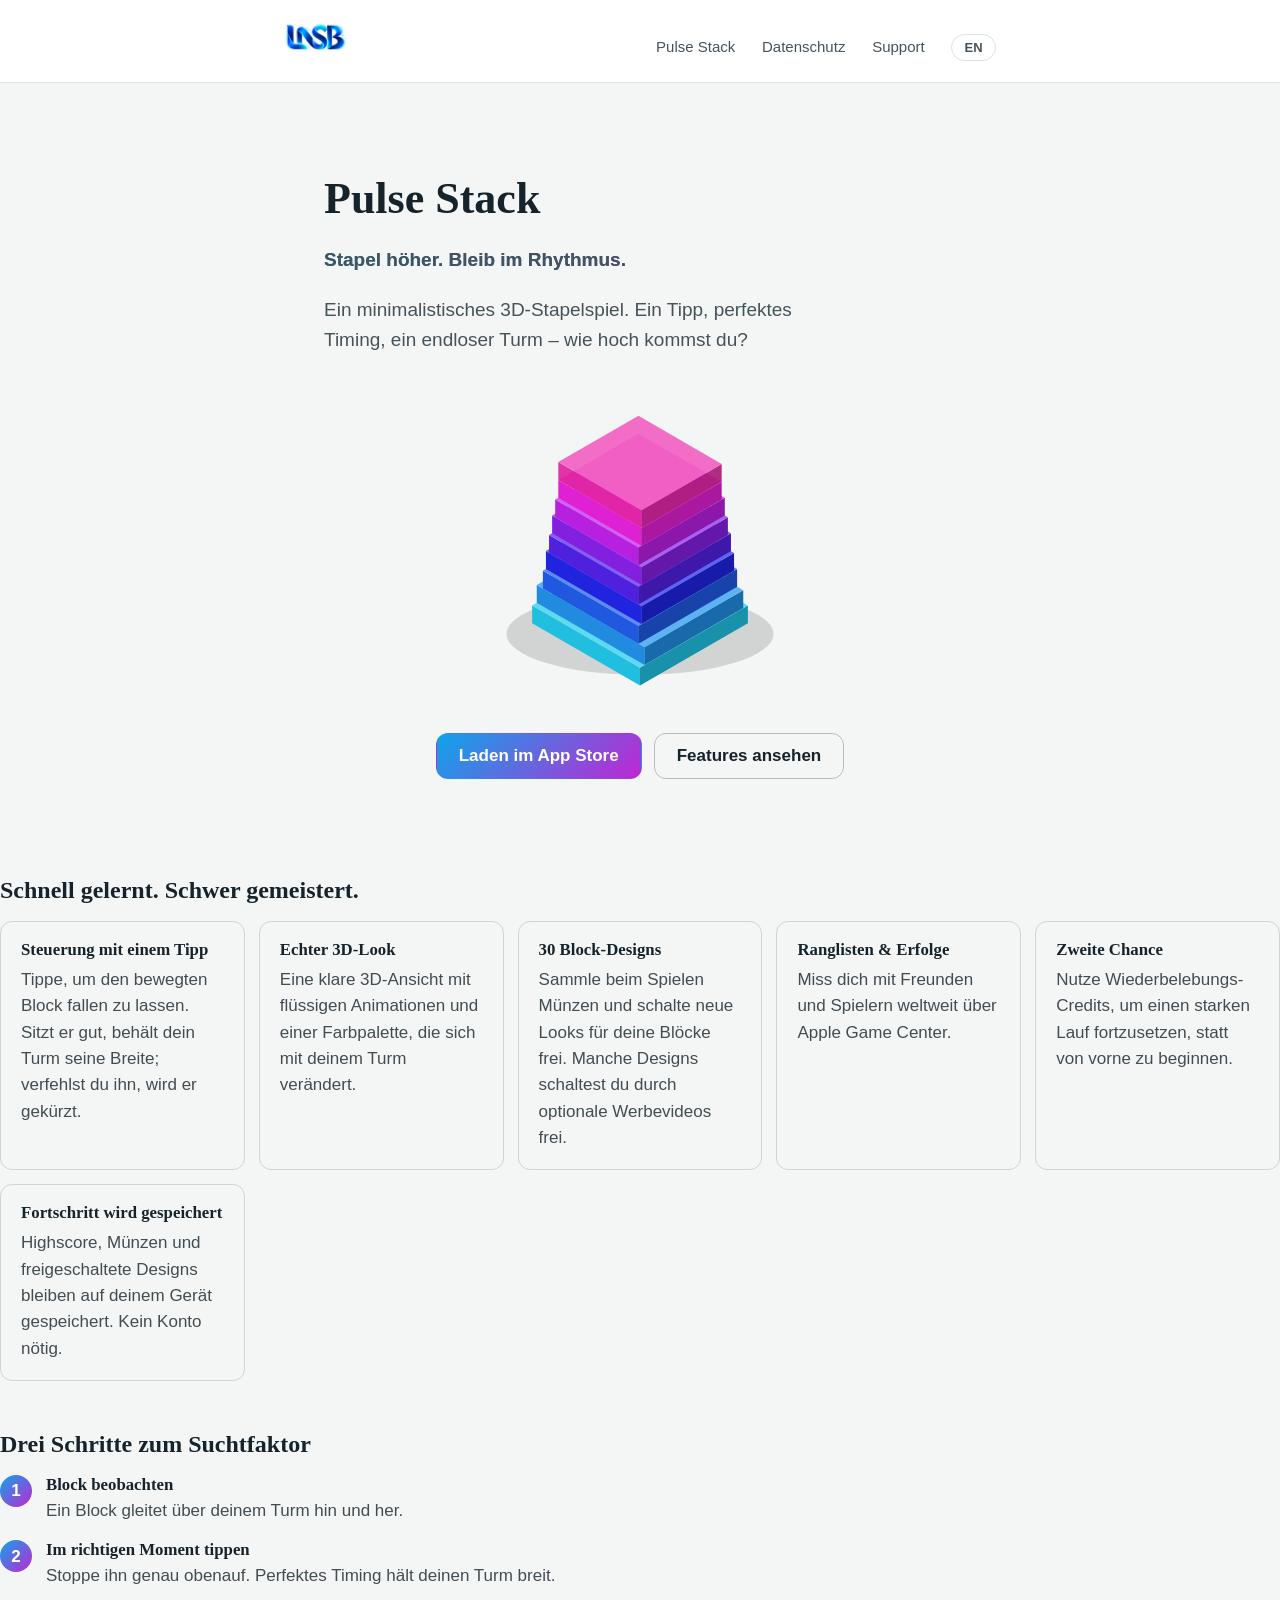
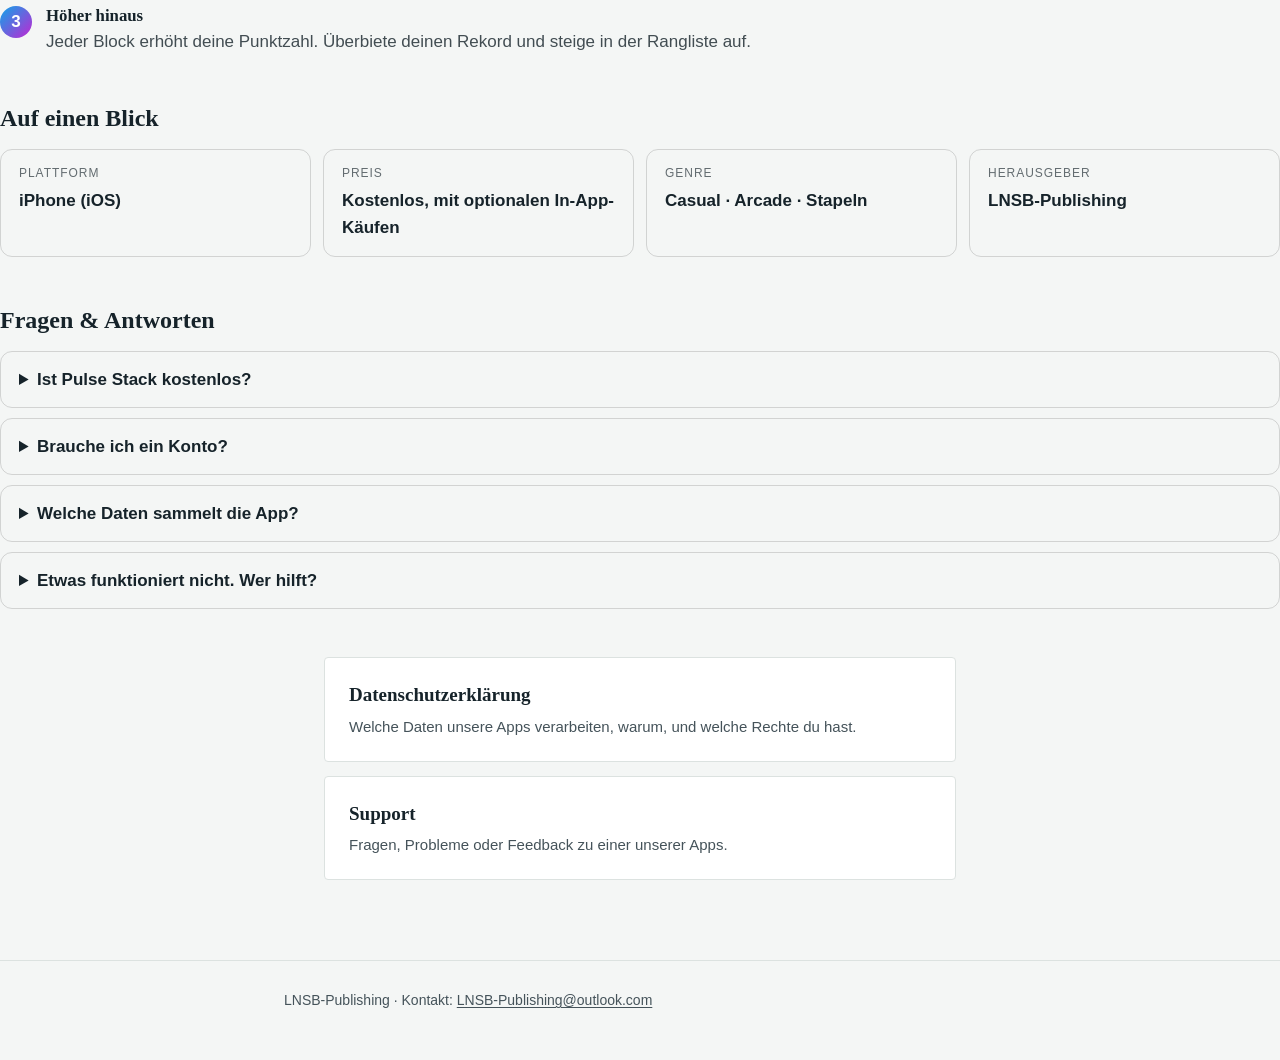
<file: de/marketing.html>
<!DOCTYPE html>
<html lang="de">
<head>
<meta charset="UTF-8">
<meta name="viewport" content="width=device-width, initial-scale=1">
<title>Pulse Stack – Minimalistisches 3D-Stapelspiel für iOS</title>
<meta name="description" content="Pulse Stack ist ein minimalistisches 3D-Stapelspiel für iOS. Ein Tipp, perfektes Timing, endloser Turm – mit 30 Block-Designs und Game-Center-Ranglisten.">
<meta property="og:type" content="website">
<meta property="og:title" content="Pulse Stack – Minimalistisches 3D-Stapelspiel für iOS">
<meta property="og:description" content="Pulse Stack ist ein minimalistisches 3D-Stapelspiel für iOS. Ein Tipp, perfektes Timing, endloser Turm – mit 30 Block-Designs und Game-Center-Ranglisten.">
<link rel="alternate" hreflang="en" href="../marketing.html">
<link rel="icon" type="image/png" href="../favicon.png">
<link rel="stylesheet" href="../style.css">
<style>
  /* Pulse Stack page – additions on top of style.css (kept neutral so it follows the site's look) */
  .mk-art{display:flex;justify-content:center;margin:8px 0}
  .mk-stack{width:100%;max-width:340px;height:auto;overflow:visible}
  .mk-slider{animation:mk-slide 2.4s ease-in-out infinite alternate}
  @keyframes mk-slide{from{transform:translate(-32px,-18px)}to{transform:translate(32px,18px)}}
  @media (prefers-reduced-motion:reduce){.mk-slider{animation:none}}
  .mk-tagline{font-weight:700;font-size:1.25rem;background:linear-gradient(90deg,#0ea5e9,#c026d3);-webkit-background-clip:text;background-clip:text;color:transparent}
  .mk-actions{display:flex;flex-wrap:wrap;gap:12px;justify-content:center;margin:20px 0 8px}
  .mk-btn{display:inline-block;padding:12px 22px;border-radius:12px;font-weight:600;line-height:1.2;text-decoration:none;border:1px solid transparent}
  .mk-btn-primary{background:linear-gradient(135deg,#0ea5e9,#c026d3);color:#fff}
  .mk-btn-soon{border-color:rgba(128,128,128,.5);opacity:.85;cursor:default}
  .mk-btn-ghost{border-color:rgba(128,128,128,.5);color:inherit}
  .mk-section{margin-top:48px}
  .mk-section h2{margin:0 0 16px;font-size:1.5rem}
  .mk-grid{display:grid;grid-template-columns:repeat(auto-fit,minmax(220px,1fr));gap:14px}
  .mk-card,.mk-facts div,.mk-faq details{border:1px solid rgba(128,128,128,.3);border-radius:12px}
  .mk-card{padding:18px 20px}
  .mk-card h3{margin:0 0 6px;font-size:1.05rem}
  .mk-card p,.mk-steps p{margin:0;line-height:1.55;opacity:.8}
  .mk-steps{list-style:none;margin:0;padding:0;display:grid;gap:16px}
  .mk-steps li{display:flex;gap:14px;align-items:flex-start}
  .mk-steps h3{margin:0 0 2px;font-size:1.05rem}
  .mk-num{flex:none;width:32px;height:32px;border-radius:50%;display:inline-flex;align-items:center;justify-content:center;font-weight:700;color:#fff;background:linear-gradient(135deg,#0ea5e9,#c026d3)}
  .mk-facts{display:grid;grid-template-columns:repeat(auto-fit,minmax(200px,1fr));gap:12px;margin:0}
  .mk-facts div{padding:14px 18px}
  .mk-facts dt{font-size:.75rem;letter-spacing:.08em;text-transform:uppercase;opacity:.65;margin-bottom:4px}
  .mk-facts dd{margin:0;font-weight:600}
  .mk-faq details{margin-bottom:10px}
  .mk-faq summary{cursor:pointer;padding:14px 18px;font-weight:600}
  .mk-faq details p{margin:0;padding:0 18px 16px;line-height:1.55;opacity:.85}
</style>
</head>
<body>

<header class="site-header">
  <div class="wrap">
    <a class="wordmark" href="index.html"><img src="../logo-lnsb.png" alt="LNSB-Publishing" height="30"></a>
    <nav class="site-nav">
      <a href="marketing.html">Pulse Stack</a>
      <a href="privacy.html">Datenschutz</a>
      <a href="support.html">Support</a>
      <a class="lang-switch" href="../marketing.html" hreflang="en">EN</a>
    </nav>
  </div>
</header>

<main>
  <div class="hero">
    <h1>Pulse Stack</h1>
    <p class="mk-tagline">Stapel höher. Bleib im Rhythmus.</p>
    <p>Ein minimalistisches 3D-Stapelspiel. Ein Tipp, perfektes Timing, ein endloser Turm – wie hoch kommst du?</p>
    <div class="mk-art"><svg class="mk-stack" viewBox="-191 -210 382 380" role="img" aria-label="Illustration eines bunten Turms aus gestapelten 3D-Blöcken" xmlns="http://www.w3.org/2000/svg"><ellipse cx="0" cy="82" rx="150" ry="46" fill="#000" opacity=".14"/><g opacity="1.0" ><polygon points="-121.2,70.0 0.0,140.0 0.0,120.0 -121.2,50.0" fill="#20bfdf"/><polygon points="121.2,70.0 0.0,140.0 0.0,120.0 121.2,50.0" fill="#1891aa"/><polygon points="0.0,-20.0 121.2,50.0 0.0,120.0 -121.2,50.0" fill="#5fd9f2"/></g><g opacity="1.0" ><polygon points="-116.0,47.0 5.2,117.0 5.2,97.0 -116.0,27.0" fill="#208bdf"/><polygon points="116.0,53.0 5.2,117.0 5.2,97.0 116.0,33.0" fill="#186aaa"/><polygon points="-5.2,-37.0 116.0,33.0 5.2,97.0 -116.0,27.0" fill="#5fb2f2"/></g><g opacity="1.0" ><polygon points="-109.1,31.0 -1.7,93.0 -1.7,73.0 -109.1,11.0" fill="#2058df"/><polygon points="109.1,29.0 -1.7,93.0 -1.7,73.0 109.1,9.0" fill="#1843aa"/><polygon points="1.7,-53.0 109.1,9.0 -1.7,73.0 -109.1,11.0" fill="#5f8af2"/></g><g opacity="1.0" ><polygon points="-105.7,9.0 1.7,71.0 1.7,51.0 -105.7,-11.0" fill="#2024df"/><polygon points="105.7,11.0 1.7,71.0 1.7,51.0 105.7,-9.0" fill="#181baa"/><polygon points="-1.7,-71.0 105.7,-9.0 1.7,51.0 -105.7,-11.0" fill="#5f62f2"/></g><g opacity="1.0" ><polygon points="-102.2,-9.0 -1.7,49.0 -1.7,29.0 -102.2,-29.0" fill="#5020df"/><polygon points="102.2,-11.0 -1.7,49.0 -1.7,29.0 102.2,-31.0" fill="#3d18aa"/><polygon points="1.7,-89.0 102.2,-31.0 -1.7,29.0 -102.2,-29.0" fill="#835ff2"/></g><g opacity="1.0" ><polygon points="-98.7,-31.0 1.7,27.0 1.7,7.0 -98.7,-51.0" fill="#8320df"/><polygon points="98.7,-29.0 1.7,27.0 1.7,7.0 98.7,-49.0" fill="#6418aa"/><polygon points="-1.7,-107.0 98.7,-49.0 1.7,7.0 -98.7,-51.0" fill="#ab5ff2"/></g><g opacity="1.0" ><polygon points="-95.3,-49.0 -1.7,5.0 -1.7,-15.0 -95.3,-69.0" fill="#b720df"/><polygon points="95.3,-51.0 -1.7,5.0 -1.7,-15.0 95.3,-71.0" fill="#8b18aa"/><polygon points="1.7,-125.0 95.3,-71.0 -1.7,-15.0 -95.3,-69.0" fill="#d35ff2"/></g><g opacity="1.0" ><polygon points="-91.8,-71.0 1.7,-17.0 1.7,-37.0 -91.8,-91.0" fill="#df20d3"/><polygon points="91.8,-69.0 1.7,-17.0 1.7,-37.0 91.8,-89.0" fill="#aa18a0"/><polygon points="-1.7,-143.0 91.8,-89.0 1.7,-37.0 -91.8,-91.0" fill="#f25fe9"/></g><g class="mk-slider-wrap"><g opacity="0.9" class="mk-slider"><polygon points="-91.8,-91.0 1.7,-37.0 1.7,-57.0 -91.8,-111.0" fill="#df209f"/><polygon points="91.8,-89.0 1.7,-37.0 1.7,-57.0 91.8,-109.0" fill="#aa1879"/><polygon points="-1.7,-163.0 91.8,-109.0 1.7,-57.0 -91.8,-111.0" fill="#f25fc1"/></g></g></svg></div>
    <div class="mk-actions">
     <a class="mk-btn mk-btn-primary" href="https://apps.apple.com/ch/app/pulsestackgame/id6810396804" rel="noopener">Laden im App Store</a>
      <!-- WHEN THE APP IS LIVE: replace the line above with
      <a class="mk-btn mk-btn-primary" href="https://apps.apple.com/app/idYOUR_APP_ID" rel="noopener">Laden im App Store</a> -->
      <a class="mk-btn mk-btn-ghost" href="#features">Features ansehen</a>
    </div>
  </div>

  <section class="mk-section" id="features">
    <h2>Schnell gelernt. Schwer gemeistert.</h2>
    <div class="mk-grid">
      <div class="mk-card"><h3>Steuerung mit einem Tipp</h3><p>Tippe, um den bewegten Block fallen zu lassen. Sitzt er gut, behält dein Turm seine Breite; verfehlst du ihn, wird er gekürzt.</p></div>
      <div class="mk-card"><h3>Echter 3D-Look</h3><p>Eine klare 3D-Ansicht mit flüssigen Animationen und einer Farbpalette, die sich mit deinem Turm verändert.</p></div>
      <div class="mk-card"><h3>30 Block-Designs</h3><p>Sammle beim Spielen Münzen und schalte neue Looks für deine Blöcke frei. Manche Designs schaltest du durch optionale Werbevideos frei.</p></div>
      <div class="mk-card"><h3>Ranglisten &amp; Erfolge</h3><p>Miss dich mit Freunden und Spielern weltweit über Apple Game Center.</p></div>
      <div class="mk-card"><h3>Zweite Chance</h3><p>Nutze Wiederbelebungs-Credits, um einen starken Lauf fortzusetzen, statt von vorne zu beginnen.</p></div>
      <div class="mk-card"><h3>Fortschritt wird gespeichert</h3><p>Highscore, Münzen und freigeschaltete Designs bleiben auf deinem Gerät gespeichert. Kein Konto nötig.</p></div>
      </div>
  </section>

  <section class="mk-section">
    <h2>Drei Schritte zum Suchtfaktor</h2>
    <ol class="mk-steps">
      <li><span class="mk-num">1</span><div><h3>Block beobachten</h3><p>Ein Block gleitet über deinem Turm hin und her.</p></div></li>
      <li><span class="mk-num">2</span><div><h3>Im richtigen Moment tippen</h3><p>Stoppe ihn genau obenauf. Perfektes Timing hält deinen Turm breit.</p></div></li>
      <li><span class="mk-num">3</span><div><h3>Höher hinaus</h3><p>Jeder Block erhöht deine Punktzahl. Überbiete deinen Rekord und steige in der Rangliste auf.</p></div></li>
      </ol>
  </section>

  <section class="mk-section">
    <h2>Auf einen Blick</h2>
    <dl class="mk-facts">
      <div><dt>Plattform</dt><dd>iPhone (iOS)</dd></div>
      <div><dt>Preis</dt><dd>Kostenlos, mit optionalen In-App-Käufen</dd></div>
      <div><dt>Genre</dt><dd>Casual &middot; Arcade &middot; Stapeln</dd></div>
      <div><dt>Herausgeber</dt><dd>LNSB-Publishing</dd></div>
      </dl>
  </section>

  <section class="mk-section">
    <h2>Fragen &amp; Antworten</h2>
    <div class="mk-faq">
      <details><summary>Ist Pulse Stack kostenlos?</summary><p>Ja. Du kannst es kostenlos laden und spielen. Mit optionalen In-App-Käufen entfernst du Werbung oder kaufst Wiederbelebungs-Credits.</p></details>
      <details><summary>Brauche ich ein Konto?</summary><p>Nein. Pulse Stack verlangt keine Kontoerstellung. Für Ranglisten und Erfolge wird Apple Game Center verwendet.</p></details>
      <details><summary>Welche Daten sammelt die App?</summary><p>Alle Details findest du in unserer <a href="privacy.html">Datenschutzerklärung</a>.</p></details>
      <details><summary>Etwas funktioniert nicht. Wer hilft?</summary><p>Besuche unsere <a href="support.html">Support-Seite</a> oder schreib an <a href="mailto:LNSB-Publishing@outlook.com">LNSB-Publishing@outlook.com</a>.</p></details>
      </div>
  </section>

  <section class="mk-section">
    <div class="links">
      <a class="link-tile" href="privacy.html">
        <div class="title">Datenschutzerklärung</div>
        <div class="desc">Welche Daten unsere Apps verarbeiten, warum, und welche Rechte du hast.</div>
      </a>
      <a class="link-tile" href="support.html">
        <div class="title">Support</div>
        <div class="desc">Fragen, Probleme oder Feedback zu einer unserer Apps.</div>
      </a>
    </div>
  </section>
</main>

<footer class="site-footer">
  <div class="wrap">
    LNSB-Publishing · Kontakt: <a href="mailto:LNSB-Publishing@outlook.com">LNSB-Publishing@outlook.com</a>
  </div>
</footer>

</body>
</html>
</file>
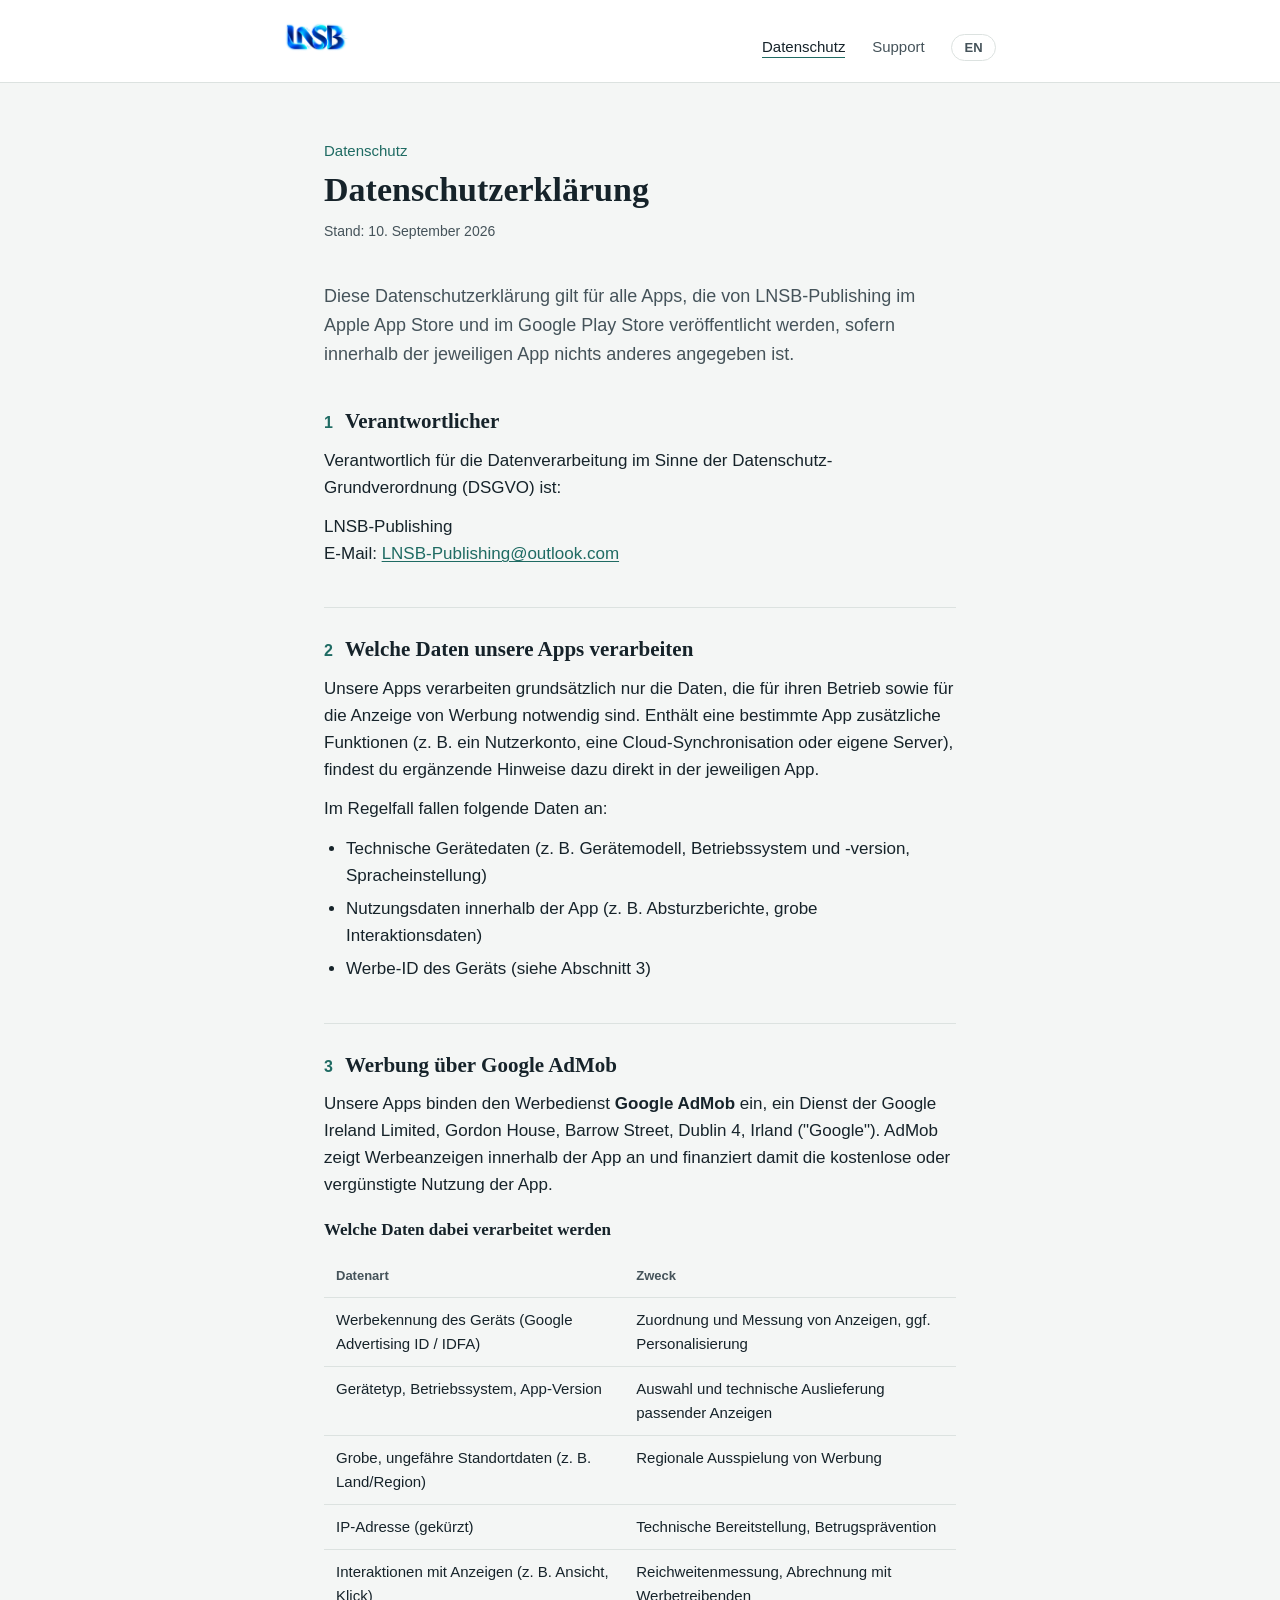
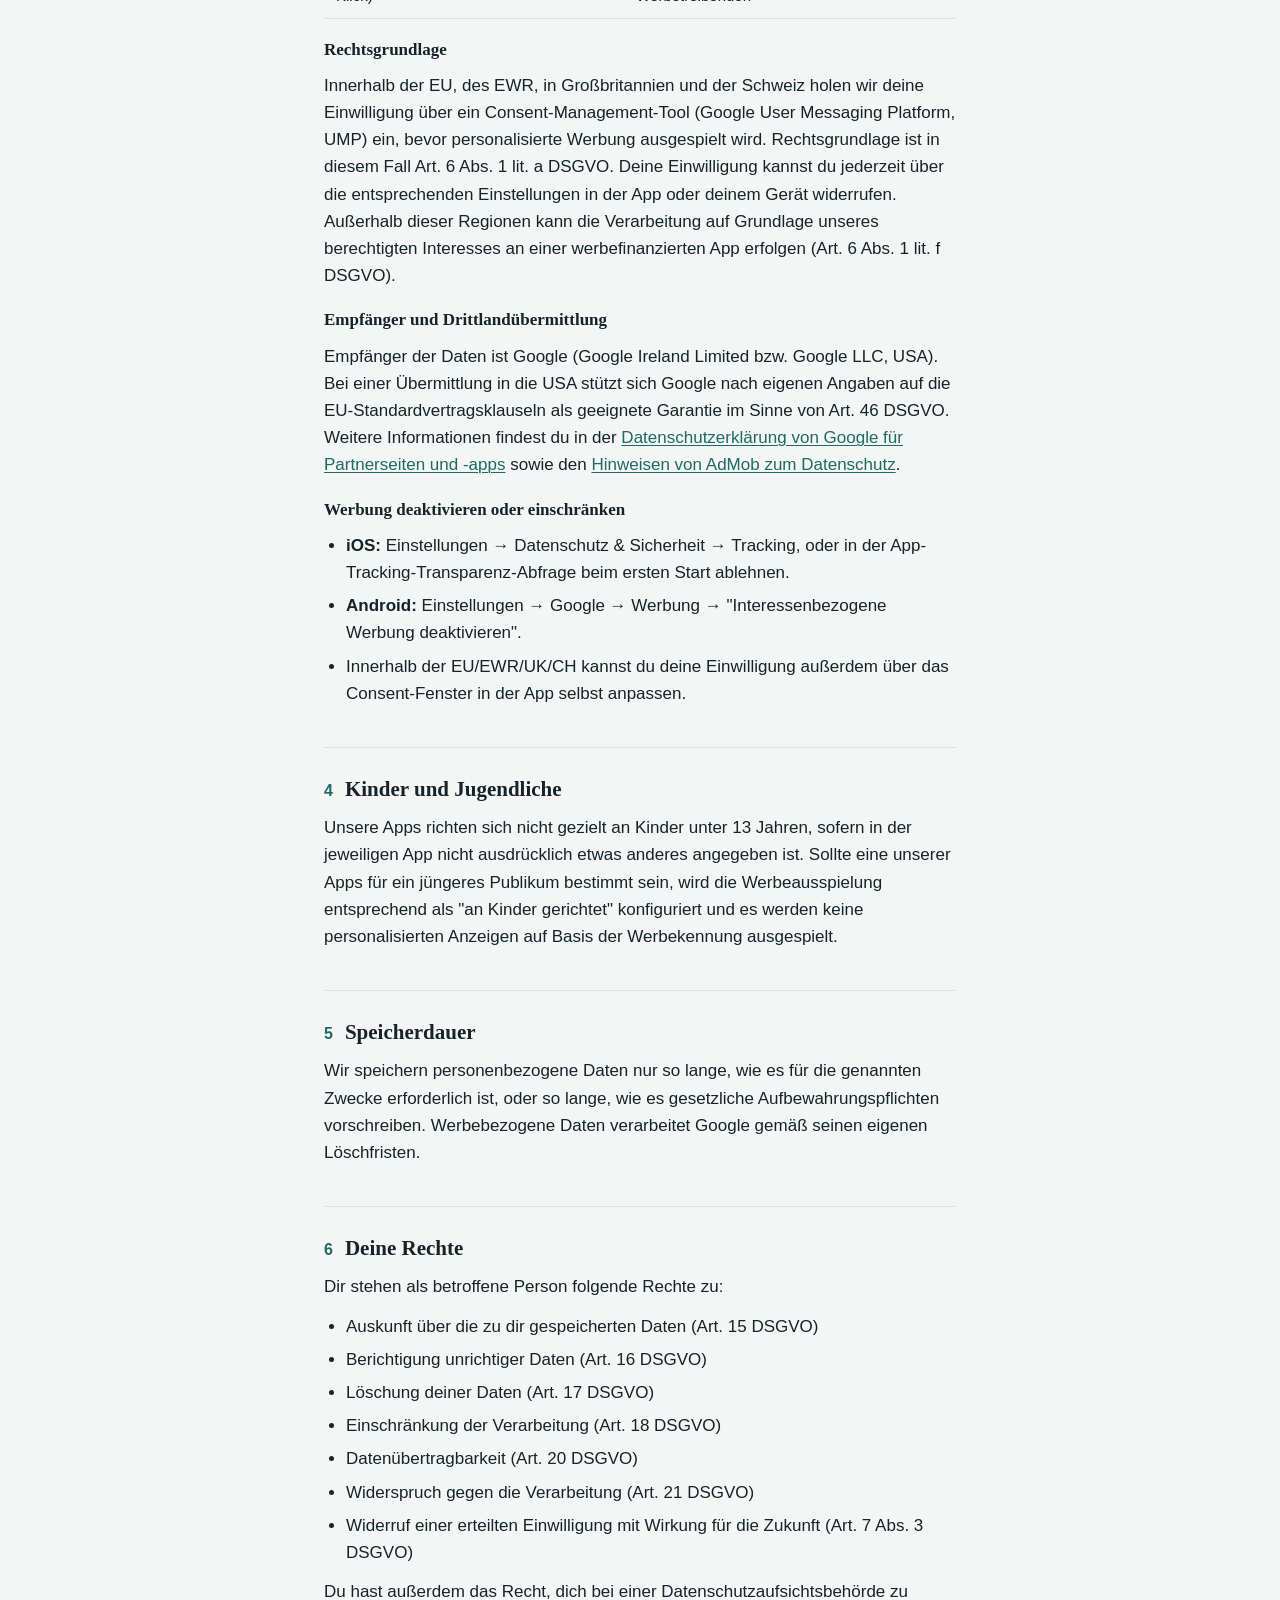
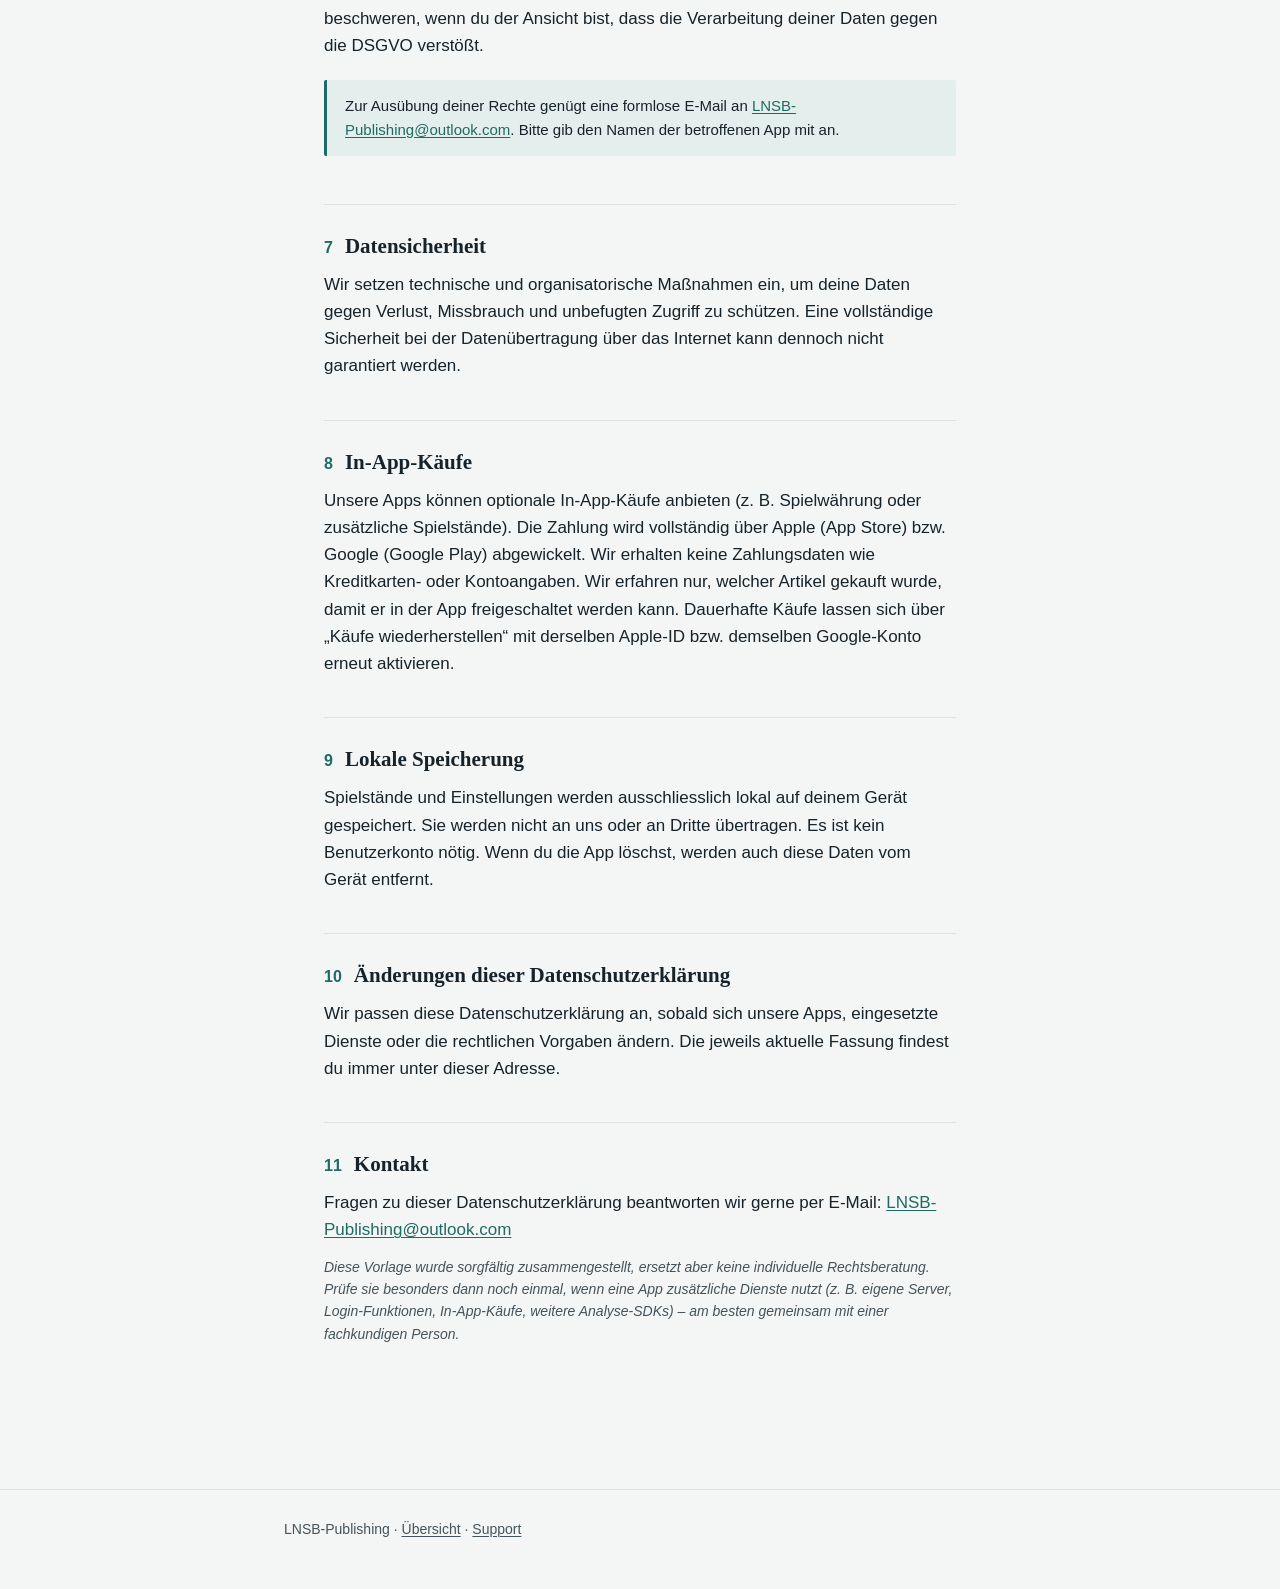
<file: de/privacy.html>
<!DOCTYPE html>
<html lang="de">
<head>
<meta charset="UTF-8">
<meta name="viewport" content="width=device-width, initial-scale=1">
<title>Datenschutzerklärung – LNSB-Publishing</title>
<meta name="description" content="Datenschutzerklärung für die Apps von LNSB-Publishing im Apple App Store und Google Play Store.">
<link rel="icon" type="image/png" href="../favicon.png">
<link rel="stylesheet" href="../style.css">
</head>
<body>

<header class="site-header">
  <div class="wrap">
    <a class="wordmark" href="index.html"><img src="../logo-lnsb.png" alt="LNSB-Publishing" height="30"></a>
    <nav class="site-nav">
      <a href="privacy.html" aria-current="page">Datenschutz</a>
      <a href="support.html">Support</a>
      <a class="lang-switch" href="../privacy.html" hreflang="en">EN</a>
    </nav>
  </div>
</header>

<main class="doc">
  <p class="eyebrow">Datenschutz</p>
  <h1>Datenschutzerklärung</h1>
  <p class="updated">Stand: 10. September 2026</p>

  <p class="lede">Diese Datenschutzerklärung gilt für alle Apps, die von LNSB-Publishing im Apple App Store und im Google Play Store veröffentlicht werden, sofern innerhalb der jeweiligen App nichts anderes angegeben ist.</p>

  <section>
    <h2><span class="num">1</span> Verantwortlicher</h2>
    <p>Verantwortlich für die Datenverarbeitung im Sinne der Datenschutz-Grundverordnung (DSGVO) ist:</p>
    <p>
      LNSB-Publishing<br>
      E-Mail: <a href="mailto:LNSB-Publishing@outlook.com">LNSB-Publishing@outlook.com</a>
    </p>
  </section>

  <section>
    <h2><span class="num">2</span> Welche Daten unsere Apps verarbeiten</h2>
    <p>Unsere Apps verarbeiten grundsätzlich nur die Daten, die für ihren Betrieb sowie für die Anzeige von Werbung notwendig sind. Enthält eine bestimmte App zusätzliche Funktionen (z. B. ein Nutzerkonto, eine Cloud-Synchronisation oder eigene Server), findest du ergänzende Hinweise dazu direkt in der jeweiligen App.</p>
    <p>Im Regelfall fallen folgende Daten an:</p>
    <ul>
      <li>Technische Gerätedaten (z. B. Gerätemodell, Betriebssystem und -version, Spracheinstellung)</li>
      <li>Nutzungsdaten innerhalb der App (z. B. Absturzberichte, grobe Interaktionsdaten)</li>
      <li>Werbe-ID des Geräts (siehe Abschnitt 3)</li>
    </ul>
  </section>

  <section>
    <h2><span class="num">3</span> Werbung über Google AdMob</h2>
    <p>Unsere Apps binden den Werbedienst <strong>Google AdMob</strong> ein, ein Dienst der Google Ireland Limited, Gordon House, Barrow Street, Dublin 4, Irland ("Google"). AdMob zeigt Werbeanzeigen innerhalb der App an und finanziert damit die kostenlose oder vergünstigte Nutzung der App.</p>

    <h3>Welche Daten dabei verarbeitet werden</h3>
    <table class="data-table">
      <tr><th>Datenart</th><th>Zweck</th></tr>
      <tr><td>Werbekennung des Geräts (Google Advertising ID / IDFA)</td><td>Zuordnung und Messung von Anzeigen, ggf. Personalisierung</td></tr>
      <tr><td>Gerätetyp, Betriebssystem, App-Version</td><td>Auswahl und technische Auslieferung passender Anzeigen</td></tr>
      <tr><td>Grobe, ungefähre Standortdaten (z. B. Land/Region)</td><td>Regionale Ausspielung von Werbung</td></tr>
      <tr><td>IP-Adresse (gekürzt)</td><td>Technische Bereitstellung, Betrugsprävention</td></tr>
      <tr><td>Interaktionen mit Anzeigen (z. B. Ansicht, Klick)</td><td>Reichweitenmessung, Abrechnung mit Werbetreibenden</td></tr>
    </table>

    <h3>Rechtsgrundlage</h3>
    <p>Innerhalb der EU, des EWR, in Großbritannien und der Schweiz holen wir deine Einwilligung über ein Consent-Management-Tool (Google User Messaging Platform, UMP) ein, bevor personalisierte Werbung ausgespielt wird. Rechtsgrundlage ist in diesem Fall Art. 6 Abs. 1 lit. a DSGVO. Deine Einwilligung kannst du jederzeit über die entsprechenden Einstellungen in der App oder deinem Gerät widerrufen. Außerhalb dieser Regionen kann die Verarbeitung auf Grundlage unseres berechtigten Interesses an einer werbefinanzierten App erfolgen (Art. 6 Abs. 1 lit. f DSGVO).</p>

    <h3>Empfänger und Drittlandübermittlung</h3>
    <p>Empfänger der Daten ist Google (Google Ireland Limited bzw. Google LLC, USA). Bei einer Übermittlung in die USA stützt sich Google nach eigenen Angaben auf die EU-Standardvertragsklauseln als geeignete Garantie im Sinne von Art. 46 DSGVO. Weitere Informationen findest du in der <a href="https://policies.google.com/technologies/partner-sites" target="_blank" rel="noopener">Datenschutzerklärung von Google für Partnerseiten und -apps</a> sowie den <a href="https://support.google.com/admob/answer/6128543" target="_blank" rel="noopener">Hinweisen von AdMob zum Datenschutz</a>.</p>

    <h3>Werbung deaktivieren oder einschränken</h3>
    <ul>
      <li><strong>iOS:</strong> Einstellungen → Datenschutz &amp; Sicherheit → Tracking, oder in der App-Tracking-Transparenz-Abfrage beim ersten Start ablehnen.</li>
      <li><strong>Android:</strong> Einstellungen → Google → Werbung → "Interessenbezogene Werbung deaktivieren".</li>
      <li>Innerhalb der EU/EWR/UK/CH kannst du deine Einwilligung außerdem über das Consent-Fenster in der App selbst anpassen.</li>
    </ul>
  </section>

  <section>
    <h2><span class="num">4</span> Kinder und Jugendliche</h2>
    <p>Unsere Apps richten sich nicht gezielt an Kinder unter 13 Jahren, sofern in der jeweiligen App nicht ausdrücklich etwas anderes angegeben ist. Sollte eine unserer Apps für ein jüngeres Publikum bestimmt sein, wird die Werbeausspielung entsprechend als "an Kinder gerichtet" konfiguriert und es werden keine personalisierten Anzeigen auf Basis der Werbekennung ausgespielt.</p>
  </section>

  <section>
    <h2><span class="num">5</span> Speicherdauer</h2>
    <p>Wir speichern personenbezogene Daten nur so lange, wie es für die genannten Zwecke erforderlich ist, oder so lange, wie es gesetzliche Aufbewahrungspflichten vorschreiben. Werbebezogene Daten verarbeitet Google gemäß seinen eigenen Löschfristen.</p>
  </section>

  <section>
    <h2><span class="num">6</span> Deine Rechte</h2>
    <p>Dir stehen als betroffene Person folgende Rechte zu:</p>
    <ul>
      <li>Auskunft über die zu dir gespeicherten Daten (Art. 15 DSGVO)</li>
      <li>Berichtigung unrichtiger Daten (Art. 16 DSGVO)</li>
      <li>Löschung deiner Daten (Art. 17 DSGVO)</li>
      <li>Einschränkung der Verarbeitung (Art. 18 DSGVO)</li>
      <li>Datenübertragbarkeit (Art. 20 DSGVO)</li>
      <li>Widerspruch gegen die Verarbeitung (Art. 21 DSGVO)</li>
      <li>Widerruf einer erteilten Einwilligung mit Wirkung für die Zukunft (Art. 7 Abs. 3 DSGVO)</li>
    </ul>
    <p>Du hast außerdem das Recht, dich bei einer Datenschutzaufsichtsbehörde zu beschweren, wenn du der Ansicht bist, dass die Verarbeitung deiner Daten gegen die DSGVO verstößt.</p>
    <div class="callout">Zur Ausübung deiner Rechte genügt eine formlose E-Mail an <a href="mailto:LNSB-Publishing@outlook.com">LNSB-Publishing@outlook.com</a>. Bitte gib den Namen der betroffenen App mit an.</div>
  </section>

  <section>
    <h2><span class="num">7</span> Datensicherheit</h2>
    <p>Wir setzen technische und organisatorische Maßnahmen ein, um deine Daten gegen Verlust, Missbrauch und unbefugten Zugriff zu schützen. Eine vollständige Sicherheit bei der Datenübertragung über das Internet kann dennoch nicht garantiert werden.</p>
  </section>
   
  <section>
    <h2><span class="num">8</span>In-App-Käufe</h2>
    <p>Unsere Apps können optionale In-App-Käufe anbieten (z. B. Spielwährung oder zusätzliche Spielstände). Die Zahlung wird vollständig über Apple (App Store) bzw. Google (Google Play) abgewickelt. Wir erhalten keine Zahlungsdaten wie Kreditkarten- oder Kontoangaben. Wir erfahren nur, welcher Artikel gekauft wurde, damit er in der App freigeschaltet werden kann. Dauerhafte Käufe lassen sich über „Käufe wiederherstellen“ mit derselben Apple-ID bzw. demselben Google-Konto erneut aktivieren.</p>
  </section>

    <section>
    <h2><span class="num">9</span>Lokale Speicherung</h2>
    <p>Spielstände und Einstellungen werden ausschliesslich lokal auf deinem Gerät gespeichert. Sie werden nicht an uns oder an Dritte übertragen. Es ist kein Benutzerkonto nötig. Wenn du die App löschst, werden auch diese Daten vom Gerät entfernt.</p>
  </section>

  <section>
    <h2><span class="num">10</span> Änderungen dieser Datenschutzerklärung</h2>
    <p>Wir passen diese Datenschutzerklärung an, sobald sich unsere Apps, eingesetzte Dienste oder die rechtlichen Vorgaben ändern. Die jeweils aktuelle Fassung findest du immer unter dieser Adresse.</p>
  </section>

  <section>
    <h2><span class="num">11</span> Kontakt</h2>
    <p>Fragen zu dieser Datenschutzerklärung beantworten wir gerne per E-Mail: <a href="mailto:LNSB-Publishing@outlook.com">LNSB-Publishing@outlook.com</a></p>
    <p class="note">Diese Vorlage wurde sorgfältig zusammengestellt, ersetzt aber keine individuelle Rechtsberatung. Prüfe sie besonders dann noch einmal, wenn eine App zusätzliche Dienste nutzt (z. B. eigene Server, Login-Funktionen, In-App-Käufe, weitere Analyse-SDKs) – am besten gemeinsam mit einer fachkundigen Person.</p>
  </section>
</main>

<footer class="site-footer">
  <div class="wrap">
    LNSB-Publishing · <a href="index.html">Übersicht</a> · <a href="support.html">Support</a>
  </div>
</footer>

</body>
</html>
</file>
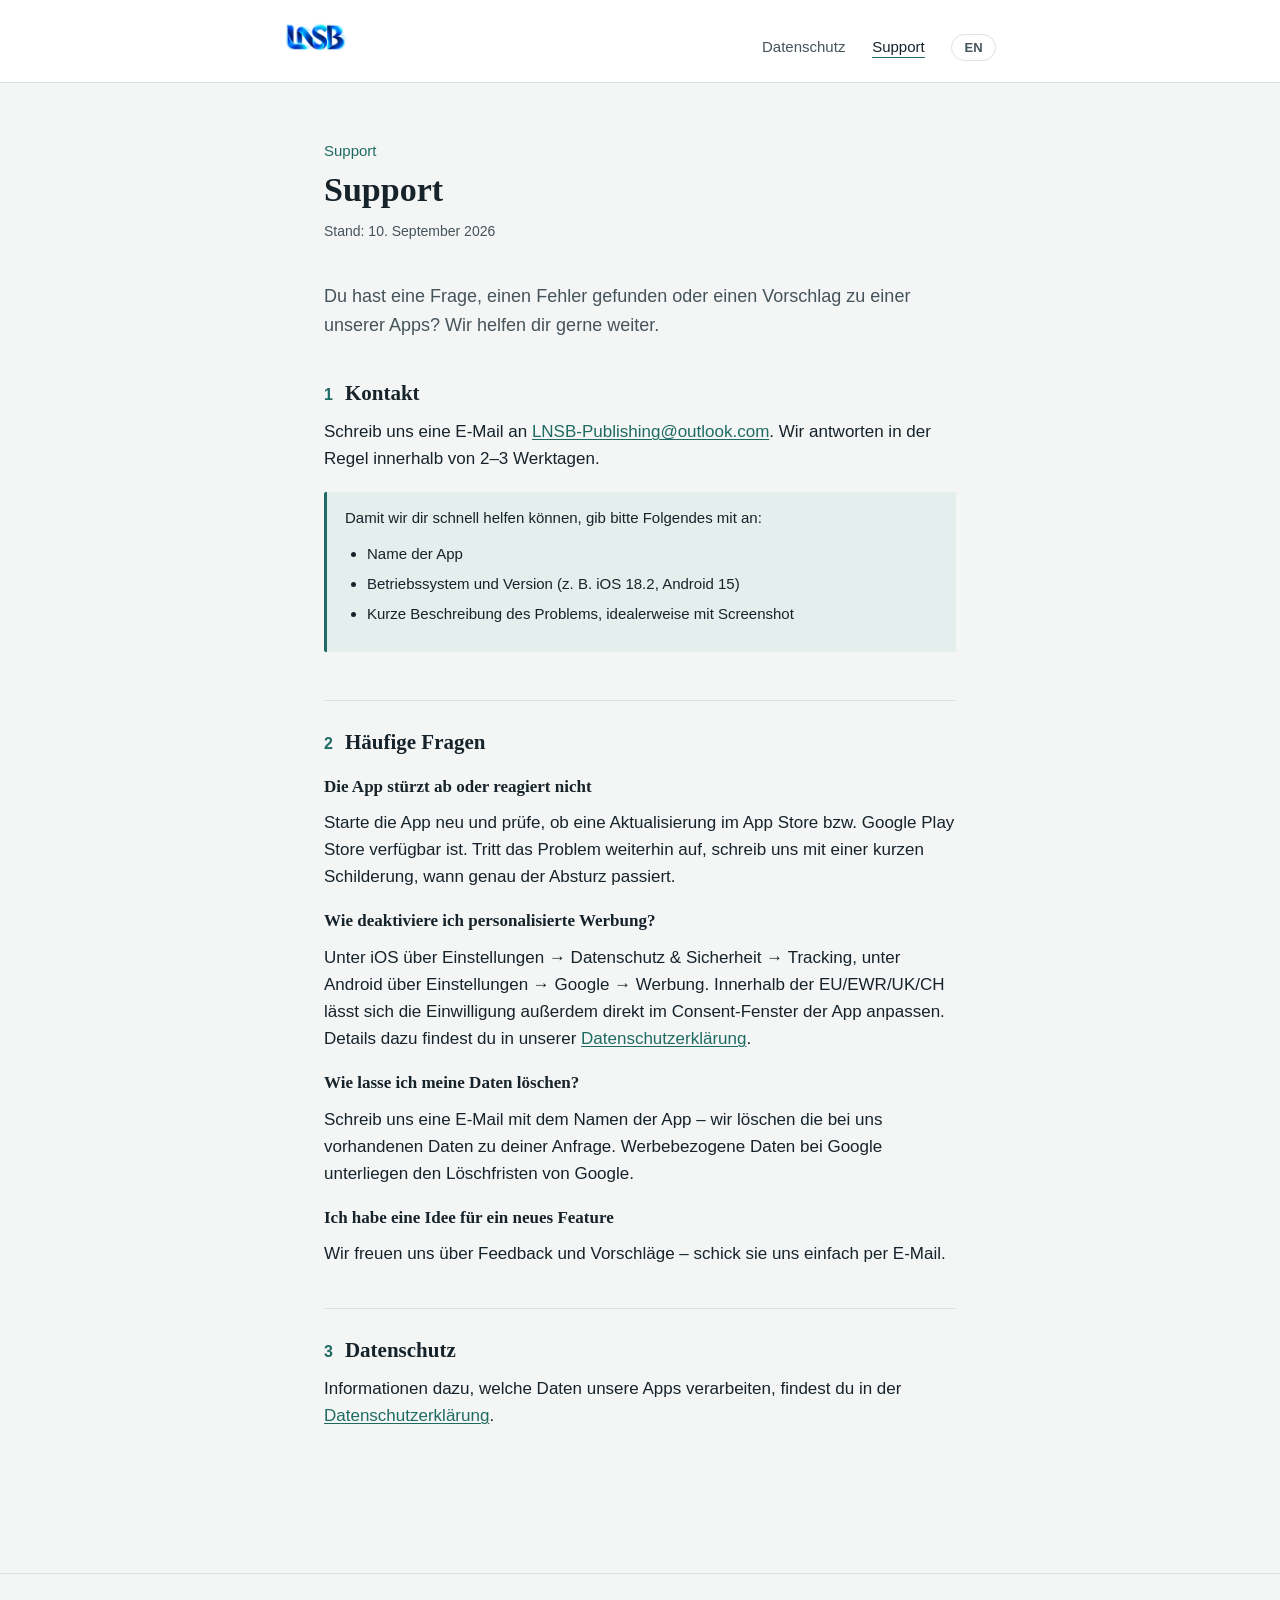
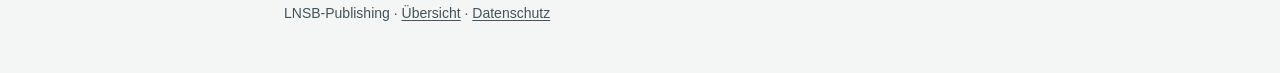
<file: de/support.html>
<!DOCTYPE html>
<html lang="de">
<head>
<meta charset="UTF-8">
<meta name="viewport" content="width=device-width, initial-scale=1">
<title>Support – LNSB-Publishing</title>
<meta name="description" content="Support für alle Apps von LNSB-Publishing im Apple App Store und Google Play Store.">
<link rel="icon" type="image/png" href="../favicon.png">
<link rel="stylesheet" href="../style.css">
</head>
<body>

<header class="site-header">
  <div class="wrap">
    <a class="wordmark" href="index.html"><img src="../logo-lnsb.png" alt="LNSB-Publishing" height="30"></a>
    <nav class="site-nav">
      <a href="privacy.html">Datenschutz</a>
      <a href="support.html" aria-current="page">Support</a>
      <a class="lang-switch" href="../support.html" hreflang="en">EN</a>
    </nav>
  </div>
</header>

<main class="doc">
  <p class="eyebrow">Support</p>
  <h1>Support</h1>
  <p class="updated">Stand: 10. September 2026</p>

  <p class="lede">Du hast eine Frage, einen Fehler gefunden oder einen Vorschlag zu einer unserer Apps? Wir helfen dir gerne weiter.</p>

  <section>
    <h2><span class="num">1</span> Kontakt</h2>
    <p>Schreib uns eine E-Mail an <a href="mailto:LNSB-Publishing@outlook.com">LNSB-Publishing@outlook.com</a>. Wir antworten in der Regel innerhalb von 2–3 Werktagen.</p>
    <div class="callout">
      Damit wir dir schnell helfen können, gib bitte Folgendes mit an:
      <ul>
        <li>Name der App</li>
        <li>Betriebssystem und Version (z. B. iOS 18.2, Android 15)</li>
        <li>Kurze Beschreibung des Problems, idealerweise mit Screenshot</li>
      </ul>
    </div>
  </section>

  <section>
    <h2><span class="num">2</span> Häufige Fragen</h2>

    <h3>Die App stürzt ab oder reagiert nicht</h3>
    <p>Starte die App neu und prüfe, ob eine Aktualisierung im App Store bzw. Google Play Store verfügbar ist. Tritt das Problem weiterhin auf, schreib uns mit einer kurzen Schilderung, wann genau der Absturz passiert.</p>

    <h3>Wie deaktiviere ich personalisierte Werbung?</h3>
    <p>Unter iOS über Einstellungen → Datenschutz &amp; Sicherheit → Tracking, unter Android über Einstellungen → Google → Werbung. Innerhalb der EU/EWR/UK/CH lässt sich die Einwilligung außerdem direkt im Consent-Fenster der App anpassen. Details dazu findest du in unserer <a href="privacy.html">Datenschutzerklärung</a>.</p>

    <h3>Wie lasse ich meine Daten löschen?</h3>
    <p>Schreib uns eine E-Mail mit dem Namen der App – wir löschen die bei uns vorhandenen Daten zu deiner Anfrage. Werbebezogene Daten bei Google unterliegen den Löschfristen von Google.</p>

    <h3>Ich habe eine Idee für ein neues Feature</h3>
    <p>Wir freuen uns über Feedback und Vorschläge – schick sie uns einfach per E-Mail.</p>
  </section>

  <section>
    <h2><span class="num">3</span> Datenschutz</h2>
    <p>Informationen dazu, welche Daten unsere Apps verarbeiten, findest du in der <a href="privacy.html">Datenschutzerklärung</a>.</p>
  </section>
</main>

<footer class="site-footer">
  <div class="wrap">
    LNSB-Publishing · <a href="index.html">Übersicht</a> · <a href="privacy.html">Datenschutz</a>
  </div>
</footer>

</body>
</html>
</file>
<file: style.css>
:root {
  --bg: #F4F6F5;
  --paper: #FFFFFF;
  --ink: #16232A;
  --ink-soft: #45535A;
  --hairline: #DCE2E0;
  --accent: #1F6B63;
  --accent-soft: #E4EEEC;
}

* { box-sizing: border-box; }

html { -webkit-text-size-adjust: 100%; }

body {
  margin: 0;
  background: var(--bg);
  color: var(--ink);
  font-family: -apple-system, BlinkMacSystemFont, "Segoe UI", Roboto, Helvetica, Arial, sans-serif;
  font-size: 17px;
  line-height: 1.6;
  -webkit-font-smoothing: antialiased;
}

h1, h2, h3 {
  font-family: Georgia, "Iowan Old Style", "Times New Roman", serif;
  font-weight: 600;
  line-height: 1.25;
  color: var(--ink);
}

a { color: var(--accent); text-decoration-thickness: 1px; text-underline-offset: 2px; }
a:hover { text-decoration-thickness: 2px; }

/* ---------- Header / Footer ---------- */

.site-header {
  border-bottom: 1px solid var(--hairline);
  background: var(--paper);
}

.site-header .wrap {
  max-width: 760px;
  margin: 0 auto;
  padding: 22px 24px;
  display: flex;
  align-items: baseline;
  justify-content: space-between;
  gap: 16px;
  flex-wrap: wrap;
}

.wordmark {
  display: inline-flex;
  align-items: center;
  font-family: Georgia, "Iowan Old Style", "Times New Roman", serif;
  font-size: 20px;
  font-weight: 700;
  color: var(--ink);
  text-decoration: none;
  letter-spacing: 0.01em;
}

.wordmark img {
  display: block;
  height: 30px;
  width: auto;
}

.site-nav a {
  margin-left: 22px;
  color: var(--ink-soft);
  font-size: 15px;
  text-decoration: none;
  border-bottom: 1px solid transparent;
  padding-bottom: 2px;
}

.site-nav a:hover,
.site-nav a[aria-current="page"] {
  color: var(--ink);
  border-bottom-color: var(--accent);
}

.site-nav a.lang-switch {
  margin-left: 22px;
  padding: 5px 12px;
  border: 1px solid var(--hairline);
  border-radius: 20px;
  color: var(--ink-soft);
  font-size: 13px;
  font-weight: 600;
  letter-spacing: 0.02em;
  text-transform: uppercase;
}

.site-nav a.lang-switch:hover {
  color: var(--paper);
  background: var(--accent);
  border-color: var(--accent);
}

.site-footer {
  border-top: 1px solid var(--hairline);
  margin-top: 64px;
}

.site-footer .wrap {
  max-width: 760px;
  margin: 0 auto;
  padding: 28px 24px 48px;
  color: var(--ink-soft);
  font-size: 14px;
}

.site-footer a { color: var(--ink-soft); }

/* ---------- Document layout (privacy / support) ---------- */

main.doc {
  max-width: 680px;
  margin: 0 auto;
  padding: 56px 24px 40px;
}

main.doc .eyebrow {
  color: var(--accent);
  font-size: 15px;
  margin: 0 0 6px;
}

main.doc h1 {
  font-size: 34px;
  margin: 0 0 8px;
}

main.doc .updated {
  color: var(--ink-soft);
  font-size: 14px;
  margin: 0 0 40px;
}

main.doc .lede {
  font-size: 18px;
  color: var(--ink-soft);
  margin-bottom: 40px;
}

main.doc section {
  padding: 28px 0;
  border-top: 1px solid var(--hairline);
}

main.doc section:first-of-type { border-top: none; padding-top: 0; }

main.doc h2 {
  font-size: 21px;
  margin: 0 0 4px;
  display: flex;
  gap: 12px;
  align-items: baseline;
}

main.doc h2 .num {
  font-family: -apple-system, BlinkMacSystemFont, "Segoe UI", Roboto, Helvetica, Arial, sans-serif;
  font-weight: 600;
  color: var(--accent);
  font-size: 16px;
}

main.doc h3 {
  font-size: 17px;
  margin: 20px 0 6px;
}

main.doc p { margin: 12px 0; }
main.doc ul { margin: 12px 0; padding-left: 22px; }
main.doc li { margin: 6px 0; }

.callout {
  background: var(--accent-soft);
  border-left: 3px solid var(--accent);
  padding: 14px 18px;
  border-radius: 2px;
  font-size: 15px;
  color: var(--ink);
  margin: 20px 0;
}

.note {
  font-size: 14px;
  color: var(--ink-soft);
  font-style: italic;
}

table.data-table {
  width: 100%;
  border-collapse: collapse;
  margin: 16px 0;
  font-size: 15px;
}

table.data-table th, table.data-table td {
  text-align: left;
  padding: 10px 12px;
  border-bottom: 1px solid var(--hairline);
  vertical-align: top;
}

table.data-table th {
  color: var(--ink-soft);
  font-weight: 600;
  font-size: 13px;
  text-transform: none;
}

/* ---------- Homepage ---------- */

.hero {
  max-width: 680px;
  margin: 0 auto;
  padding: 88px 24px 40px;
}

.hero h1 {
  font-size: 44px;
  margin: 0 0 18px;
}

.hero p {
  font-size: 19px;
  color: var(--ink-soft);
  max-width: 46ch;
}

.links {
  max-width: 680px;
  margin: 24px auto 80px;
  padding: 0 24px;
  display: grid;
  gap: 14px;
}

.link-tile {
  display: block;
  padding: 22px 24px;
  background: var(--paper);
  border: 1px solid var(--hairline);
  border-radius: 4px;
  text-decoration: none;
  color: var(--ink);
  transition: border-color 0.15s ease;
}

.link-tile:hover { border-color: var(--accent); }

.link-tile .title {
  font-family: Georgia, "Iowan Old Style", "Times New Roman", serif;
  font-size: 19px;
  font-weight: 700;
  margin-bottom: 4px;
}

.link-tile .desc {
  color: var(--ink-soft);
  font-size: 15px;
}

@media (max-width: 480px) {
  .hero h1 { font-size: 34px; }
  main.doc h1 { font-size: 28px; }
  .site-nav a { margin-left: 14px; }
}
</file>
